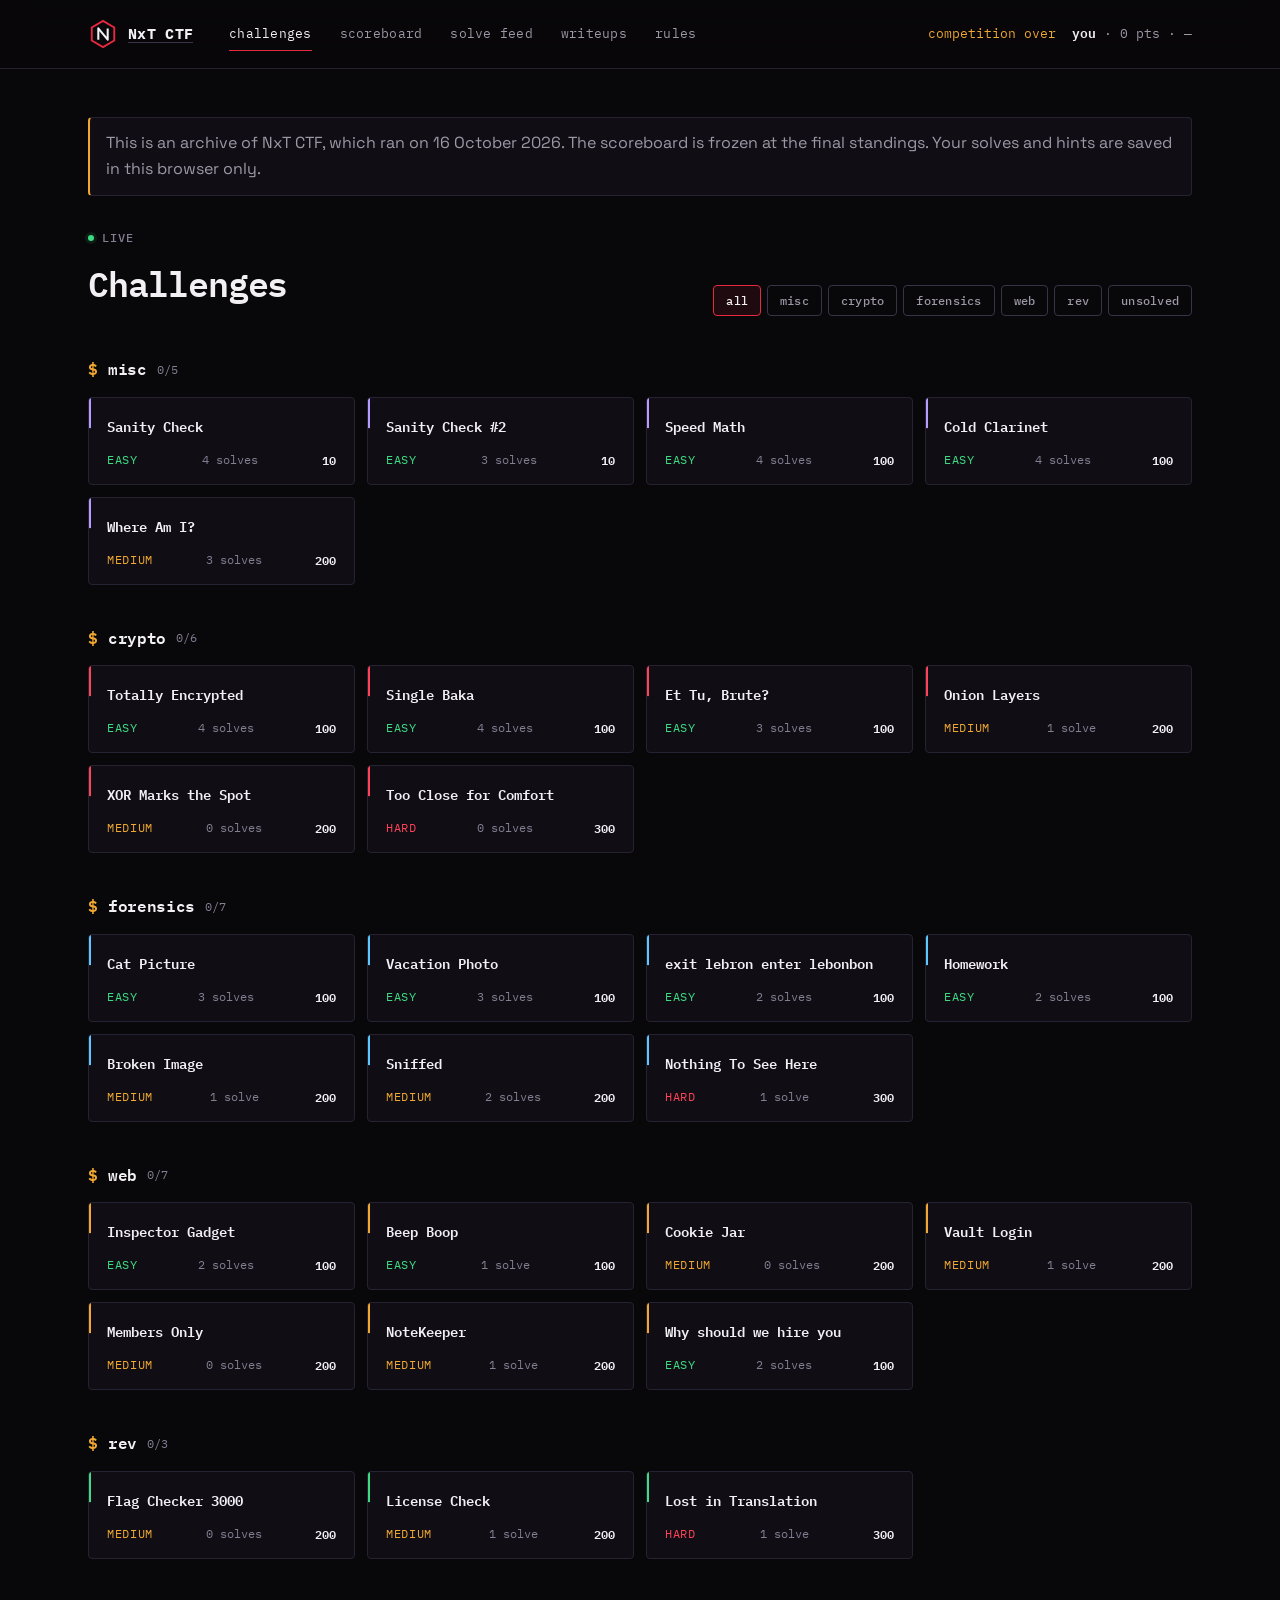
<file: index.html>
<!doctype html>
<html lang="en">
<head>
  <meta charset="utf-8">
  <meta name="viewport" content="width=device-width, initial-scale=1">
  <title>NxT CTF</title>
  <meta name="theme-color" content="#08070a">
  <link rel="icon" href="data:image/svg+xml,%3Csvg xmlns='http://www.w3.org/2000/svg' viewBox='0 0 32 32'%3E%3Cpath d='M16 2l12 7v14l-12 7L4 23V9z' fill='%2308070a' stroke='%23e6293f' stroke-width='2'/%3E%3Cpath d='M11 22V10l10 12V10' fill='none' stroke='%23f2f0f4' stroke-width='2.2' stroke-linejoin='round'/%3E%3C/svg%3E">
  <link rel="preconnect" href="https://fonts.googleapis.com">
  <link rel="preconnect" href="https://fonts.gstatic.com" crossorigin>
  <link rel="stylesheet" href="https://fonts.googleapis.com/css2?family=IBM+Plex+Mono:wght@400;500;600;700&family=Space+Grotesk:wght@400;500;600&display=swap">
  <link rel="stylesheet" href="style.css">
  <link rel="stylesheet" href="archive.css">
</head>
<body>
  <header class="topbar">
    <div class="topbar-inner">
      <a class="brand" href="#challenges" aria-label="Challenges">
        <svg viewBox="0 0 32 32" aria-hidden="true"><path d="M16 2l12 7v14l-12 7L4 23V9z" fill="#08070a" stroke="#e6293f" stroke-width="2"/><path d="M11 22V10l10 12V10" fill="none" stroke="#f2f0f4" stroke-width="2.2" stroke-linejoin="round"/></svg>
        <span id="comp-name">NxT CTF</span>
      </a>
      <nav id="nav">
        <a href="#challenges" data-tab="challenges">challenges</a>
        <a href="#scoreboard" data-tab="scoreboard">scoreboard</a>
        <a href="#feed" data-tab="feed">solve feed</a>
        <a href="#writeups" data-tab="writeups">writeups</a>
        <a href="#rules" data-tab="rules">rules</a>
      </nav>
      <div class="right">
        <span id="timer" class="timer"></span>
        <span id="me" class="me"></span>
      </div>
    </div>
  </header>

  <main>
    <p class="banner archive-banner">This is an archive of NxT CTF, which ran on 16 October 2026. The scoreboard is frozen at the final standings. Your solves and hints are saved in this browser only.</p>
    <!-- Auth -->
    <section id="view-auth" class="view auth" hidden>
      <div class="card auth-card">
        <p class="eyebrow"><span class="dot"></span>Registration</p>
        <h1>Join the competition</h1>
        <p class="muted">Pick a player name and password. You'll use them to log back in.</p>
        <form id="auth-form">
          <label>Player name <input name="name" required minlength="2" maxlength="24" autocomplete="username"></label>
          <label>Password <input name="password" type="password" required minlength="6" autocomplete="current-password"></label>
          <label id="join-code-row" hidden>Join code <input name="joinCode" autocomplete="off"></label>
          <p id="auth-error" class="error"></p>
          <div class="row">
            <button type="submit" data-mode="register" class="primary">Register</button>
            <button type="submit" data-mode="login">Log in</button>
          </div>
        </form>
      </div>
    </section>

    <!-- Challenges -->
    <section id="view-challenges" class="view" hidden>
      <div class="section-head">
        <div>
          <p class="eyebrow"><span class="dot"></span>Live</p>
          <h1>Challenges</h1>
        </div>
        <div class="filters" id="filters"></div>
      </div>
      <p id="chal-banner" class="banner" hidden></p>
      <div id="chal-board"></div>
    </section>

    <!-- Scoreboard -->
    <section id="view-scoreboard" class="view" hidden>
      <p class="eyebrow"><span class="dot"></span>Standings</p>
      <h1>Scoreboard</h1>
      <div class="card chart-card"><div id="chart"></div><div id="legend" class="legend"></div></div>
      <div class="card">
        <table class="board">
          <thead><tr><th>#</th><th>Player</th><th class="num">Solves</th><th class="num">Score</th></tr></thead>
          <tbody id="board-body"></tbody>
        </table>
      </div>
    </section>

    <!-- Feed -->
    <section id="view-feed" class="view" hidden>
      <p class="eyebrow"><span class="dot"></span>Activity</p>
      <h1>Solve feed</h1>
      <ul id="feed-list" class="feed card"></ul>
    </section>

    <!-- Rules -->
    <section id="view-rules" class="view" hidden>
      <p class="eyebrow"><span class="dot"></span>Briefing</p>
      <h1>Rules &amp; getting started</h1>
      <div class="card prose">
        <h2>How it works</h2>
        <ul>
          <li>Each challenge hides a <b>flag</b>. Find it, paste it in, score points.</li>
          <li>Flags look like <code>NxT{some_text_here}</code>. Submit the whole thing, braces included.</li>
          <li>Flags are case-sensitive unless a challenge says otherwise.</li>
          <li>Hints are free and only you see them. Use them when you're stuck. That's how you learn.</li>
          <li>Ties are broken by who reached the score first.</li>
        </ul>
        <h2>No AI</h2>
        <p>This is a beginner comp. The point is for <i>you</i> to learn how this stuff works, so AI is off the table for the whole 2 hours.</p>
        <ul>
          <li>No chatbots or AI assistants: ChatGPT, Claude, Gemini, Copilot, DeepSeek, Perplexity, Grok, Meta AI, or anything like them.</li>
          <li>No AI built into other tools either: AI code completion in your editor, AI browser sidebars, AI "explain this" buttons, AI image analysis.</li>
          <li>Don't paste challenge text, files, code or screenshots into any AI, and don't ask AI to write a script for you.</li>
          <li>Search engines are fine, but skip the AI summary at the top (Google AI Overviews, Bing Copilot answers) and read real pages instead.</li>
          <li>Not sure if a tool counts? Ask an organizer <b>before</b> you use it.</li>
        </ul>
        <h2>What you <i>can</i> use</h2>
        <ul>
          <li>Search engines, documentation, Stack Overflow, Wikipedia, YouTube tutorials.</li>
          <li>Writeups from <b>other</b> CTFs, to learn a technique you haven't seen before.</li>
          <li>Normal (non-AI) tools like the ones listed below, plus scripts you write yourself.</li>
          <li>The hints. They're free, so use them.</li>
          <li>Organizers. Ask us if you're stuck or think a challenge is broken. We'll nudge, not solve.</li>
        </ul>
        <h2>Play fair</h2>
        <ul>
          <li>Solo play. One account per person, and don't log in to anyone else's.</li>
          <li>Don't share flags, answers or step-by-step help with other players during the comp. Swapping techniques after it ends is encouraged.</li>
          <li>Only attack the challenge pages under <code>/chal/</code>. Leave the scoreboard, the login and the server itself alone.</li>
          <li>No automated scanners or flooding (sqlmap, dirbuster, gobuster, nikto, DoS). None of the challenges need them.</li>
          <li>Don't brute-force the flag box. It's rate limited anyway.</li>
          <li>Found a bug that gives you flags you didn't earn? Tell an organizer instead of using it.</li>
        </ul>
        <h2>If you break the rules</h2>
        <ul>
          <li>Organizers can see every submission. Suspicious solves may get a "walk us through it" question.</li>
          <li>Breaking the rules gets your solves removed or gets you hidden from the scoreboard. Organizer decisions are final.</li>
          <li>Honestly, the only person you'd be cheating is yourself. A 300-point flag you didn't understand teaches you nothing.</li>
        </ul>
        <h2>Useful tools</h2>
        <ul>
          <li><a href="https://gchq.github.io/CyberChef/" target="_blank" rel="noopener">CyberChef</a>: decoding, encoding and data wrangling in the browser</li>
          <li>Your browser's <b>DevTools</b> (F12): view source, network, cookies</li>
          <li><a href="https://www.wireshark.org/" target="_blank" rel="noopener">Wireshark</a>: opening <code>.pcap</code> network captures</li>
          <li><a href="https://exiftool.org/" target="_blank" rel="noopener">exiftool</a>, <code>strings</code>, <code>file</code>, a hex editor (<a href="https://hexed.it/" target="_blank" rel="noopener">hexed.it</a>)</li>
          <li><a href="https://www.aperisolve.com/" target="_blank" rel="noopener">Aperi'Solve</a>: image steganography checks</li>
          <li><code>curl</code> for sending hand-crafted web requests (built into Windows 10+, macOS and Linux)</li>
          <li>Python 3 for scripting anything</li>
        </ul>
        <h2>Sanity check</h2>
        <p>You read the rules! Here's a free flag for the <b>Sanity Check</b> challenge:</p>
        <p class="flag-box"><code>NxT{welcome_to_the_arena}</code></p>
      </div>
    </section>

    <!-- Writeups (archive only) -->
    <section id="view-writeups" class="view" hidden>
      <div class="section-head">
        <div>
          <p class="eyebrow"><span class="dot"></span>Debrief</p>
          <h1>Writeups</h1>
        </div>
        <div class="filters" id="wu-filters"><button data-filter="all">all</button><button data-filter="misc">misc</button><button data-filter="crypto">crypto</button><button data-filter="forensics">forensics</button><button data-filter="web">web</button><button data-filter="rev">rev</button></div>
      </div>
      <p class="lede">How each challenge was meant to be solved, with a no-code route and a script where it makes sense. Every card starts folded, so you won't spoil a challenge you're still working on.</p>
      
      <div class="wu-cat" data-cat="misc">
        <div class="category cat-misc"><span class="prompt">$</span><h2>misc</h2><span class="count">5 writeups</span></div>
        
        
        <details class="wu cat-misc" id="wu-misc-sanity" data-id="misc-sanity">
          <summary>
            <span class="name">Sanity Check</span>
            <span class="tag">solved</span>
            <span class="meta"><span class="diff easy">easy</span><span>4 solves</span><span class="pts">10</span></span>
            <span class="toggle"></span>
          </summary>
          <div class="wu-body">
            
            <p><b>Flag:</b> <code>NxT{welcome_to_the_arena}</code></p>
<p>The flag sits at the bottom of the Rules tab. The real lesson: <i>always read the rules and the challenge description carefully.</i> In real CTFs the rules tell you the flag format, what&#39;s in scope, and sometimes give away a free flag like this one.</p>
          </div>
        </details>
        <details class="wu cat-misc" id="wu-misc-sanity-2" data-id="misc-sanity-2">
          <summary>
            <span class="name">Sanity Check #2</span>
            <span class="tag">solved</span>
            <span class="meta"><span class="diff easy">easy</span><span>3 solves</span><span class="pts">10</span></span>
            <span class="toggle"></span>
          </summary>
          <div class="wu-body">
            
            <p><b>Flag:</b> <code>NxT{y0u_s33_m3_n0w_p0st3r_h4ck3r}</code></p>
<p>The event poster in the Discord has the flag written in near-black text on the near-black background, just right of the big &quot;COMP&quot;. Turn your brightness up or bump the levels in any image editor and it pops out.</p>
<p><b>Takeaway:</b> &quot;nothing there&quot; often means &quot;nothing there <i>at default contrast</i>&quot;. Always play with brightness/levels on image challenges.</p>
          </div>
        </details>
        <details class="wu cat-misc" id="wu-misc-speed-math" data-id="misc-speed-math">
          <summary>
            <span class="name">Speed Math</span>
            <span class="tag">solved</span>
            <span class="meta"><span class="diff easy">easy</span><span>4 solves</span><span class="pts">100</span></span>
            <span class="toggle"></span>
          </summary>
          <div class="wu-body">
            <p class="banner"><b>Archive version:</b> the archived Speed Math runs in your browser, so the API and the scripts below only worked on the live comp server.</p>
            <p><b>Flag:</b> <code>NxT{you_can_count_fast}</code></p>
<p><b>What it teaches:</b> talking to an interactive service from a script. Lots of CTF challenges throw dozens of questions at you with a short timer, so you <i>have</i> to automate them.</p>
<h3>By hand</h3>
<p>Open the page, hit Start, and answer 5 questions with 15 seconds each. A calculator helps. Watch out for negative answers.</p>
<h3>Look under the hood</h3>
<p>DevTools → Network while you play shows the page is just calling two endpoints:</p>
<ul><li><code>POST api/start</code> → <code>{&quot;round&quot;: 1, &quot;total&quot;: 5, &quot;question&quot;: &quot;96 * 78&quot;, &quot;timeLimit&quot;: 15}</code>, and sets a <code>mathsid</code> cookie</li><li><code>POST api/answer</code> with <code>{&quot;answer&quot;: 7488}</code> → the next question, an <code>error</code>, or finally <code>{&quot;flag&quot;: &quot;NxT{...}&quot;}</code></li></ul>
<p>The <code>mathsid</code> cookie is how the server remembers <i>your</i> game. Lose the cookie and it has no idea which question you&#39;re answering.</p>
<h3>With a script (the skill that actually matters)</h3>
<pre><code>import requests

URL = &quot;https://&lt;comp-link&gt;/chal/misc-speed-math/&quot;

s = requests.Session()          # a Session keeps cookies between requests
q = s.post(URL + &quot;api/start&quot;).json()
while &quot;question&quot; in q:
    print(q[&quot;question&quot;])
    q = s.post(URL + &quot;api/answer&quot;, json={&quot;answer&quot;: eval(q[&quot;question&quot;])}).json()
print(q)</code></pre>
<p>(<code>pip install requests</code> if you don&#39;t have it.)</p>
<p>The same idea with curl, saving and resending the cookie by hand:</p>
<pre><code>curl -c jar.txt -X POST https://&lt;comp-link&gt;/chal/misc-speed-math/api/start
curl -b jar.txt -c jar.txt -H &quot;Content-Type: application/json&quot; -d &#39;{&quot;answer&quot;: 7488}&#39; https://&lt;comp-link&gt;/chal/misc-speed-math/api/answer</code></pre>
<blockquote><p>⚠️ <code>eval()</code> is fine here because we know exactly what the server sends. Never <code>eval()</code> untrusted input in real code.</p></blockquote>
<p><b>Next step:</b> many CTFs serve challenges like this over raw TCP (<code>nc host port</code>) instead of HTTP. Same idea, different transport. Look up Python&#39;s <code>socket</code> module and the <code>pwntools</code> library.</p>
          </div>
        </details>
        <details class="wu cat-misc" id="wu-misc-cold-clarinet" data-id="misc-cold-clarinet">
          <summary>
            <span class="name">Cold Clarinet</span>
            <span class="tag">solved</span>
            <span class="meta"><span class="diff easy">easy</span><span>4 solves</span><span class="pts">100</span></span>
            <span class="toggle"></span>
          </summary>
          <div class="wu-body">
            
            <p><b>Flag:</b> <code>NxT{kai_brooks}</code></p>
<p>Open the YouTube link and expand the description. It was uploaded through DistroKid, so YouTube auto-generates a credits block listing <b>Clarinet: Kai Brooks</b>. Format it as the challenge asks and you have <code>NxT{kai_brooks}</code>.</p>
<p><b>Takeaway:</b> OSINT is mostly knowing where public info lives. Descriptions, credits, metadata and profile pages give away more than people expect.</p>
          </div>
        </details>
        <details class="wu cat-misc" id="wu-misc-where-am-i" data-id="misc-where-am-i">
          <summary>
            <span class="name">Where Am I?</span>
            <span class="tag">solved</span>
            <span class="meta"><span class="diff medium">medium</span><span>3 solves</span><span class="pts">200</span></span>
            <span class="toggle"></span>
          </summary>
          <div class="wu-body">
            
            <p><b>Flag:</b> <code>NxT{clementi_road}</code> (<code>NxT{clementi_rd}</code> is also accepted)</p>
<p>The metadata has been stripped, so <code>exiftool</code> gives you nothing. You have to read the picture:</p>
<ol><li><b>Country.</b> Cars drive on the left, the kerbs are painted in black-and-white stripes, the railings are green, and the street is lined with massive rain trees. That combination screams Singapore.</li><li><b>Narrow it down.</b> A wide multi-lane road with a planted divider, a signalised junction and dense greenery on both sides: a major arterial road through a leafy area, not a town centre.</li><li><b>Confirm.</b> Clementi Road runs from Bukit Timah down to the West Coast past NUS. Drop into Google Street View along it and match the trees, the railings and the junction layout.</li></ol>
<p><b>Takeaway:</b> geolocation is about stacking small clues (driving side, road markings, kerbs, vegetation, street furniture) until only one place fits.</p>
          </div>
        </details>
      </div>
      <div class="wu-cat" data-cat="crypto">
        <div class="category cat-crypto"><span class="prompt">$</span><h2>crypto</h2><span class="count">6 writeups</span></div>
        <div class="wu-intro"><p>A big part of beginner &quot;crypto&quot; is telling <b>encoding</b> (reversible by anyone, no key: Base64, hex) apart from <b>encryption</b> (needs a key: Caesar, XOR, RSA). Learn to recognise encodings by sight:</p>
<div class="table-wrap"><table><thead><tr><th>Looks like</th><th>Probably</th></tr></thead><tbody><tr><td><code>A-Z a-z 0-9 + /</code>, ends with <code>=</code> or <code>==</code></td><td>Base64</td></tr><tr><td><code>0-9 a-f</code> only, even length</td><td>Hex</td></tr><tr><td><code>A-Z 2-7</code> only, padded with <code>=</code></td><td>Base32</td></tr><tr><td>Letters shifted, punctuation untouched</td><td>Caesar / ROT13</td></tr></tbody></table></div></div>
        
        <details class="wu cat-crypto" id="wu-crypto-base64" data-id="crypto-base64">
          <summary>
            <span class="name">Totally Encrypted</span>
            <span class="tag">solved</span>
            <span class="meta"><span class="diff easy">easy</span><span>4 solves</span><span class="pts">100</span></span>
            <span class="toggle"></span>
          </summary>
          <div class="wu-body">
            
            <p><b>Flag:</b> <code>NxT{base64_is_not_encryption}</code></p>
<p>The string <code>TnhUe...</code> is Base64 (the <code>TnhUe</code> prefix is literally <code>NxT{</code> encoded, which is worth memorising for this comp).</p>
<ul><li><b>CyberChef:</b> recipe &quot;From Base64&quot;</li><li><b>Terminal:</b> <code>echo TnhUe... | base64 -d</code></li><li><b>Python:</b> <code>import base64; base64.b64decode(&quot;TnhUe...&quot;)</code></li></ul>
<p><b>Takeaway:</b> Base64 is an <i>encoding</i>. It hides nothing.</p>
          </div>
        </details>
        <details class="wu cat-crypto" id="wu-crypto-single-baka" data-id="crypto-single-baka">
          <summary>
            <span class="name">Single Baka</span>
            <span class="tag">solved</span>
            <span class="meta"><span class="diff easy">easy</span><span>4 solves</span><span class="pts">100</span></span>
            <span class="toggle"></span>
          </summary>
          <div class="wu-body">
            
            <p><b>Flag:</b> <code>NxT{N1CH0LAU5_AND_THR1SHNA}</code></p>
<p>Same trick as Totally Encrypted: <code>TnhUe...</code> is Base64 for <code>NxT{</code>. One &quot;From Base64&quot; in CyberChef, or <code>echo TnhUe04xQ0gwTEFVNV9BTkRfVEhSMVNITkF9 | base64 -d</code>.</p>
<p><b>Takeaway:</b> once you&#39;ve seen <code>TnhUe</code> in this comp, you&#39;ll recognise it instantly.</p>
          </div>
        </details>
        <details class="wu cat-crypto" id="wu-crypto-caesar" data-id="crypto-caesar">
          <summary>
            <span class="name">Et Tu, Brute?</span>
            <span class="tag">solved</span>
            <span class="meta"><span class="diff easy">easy</span><span>3 solves</span><span class="pts">100</span></span>
            <span class="toggle"></span>
          </summary>
          <div class="wu-body">
            
            <p><b>Flag:</b> <code>NxT{caesar_would_be_proud}</code></p>
<p>The ciphertext starts <code>UeA{</code>. We know the plaintext starts <code>NxT{</code>, so the last letter T→A is a shift of 7 (T=19, A=0, and 19+7=26≡0). Shift every letter back by 7.</p>
<ul><li><b>CyberChef:</b> &quot;ROT13&quot; with amount <code>19</code> (that&#39;s −7 mod 26)</li><li><b>dcode.fr</b> Caesar cipher → brute force shows all 25 options</li></ul>
<pre><code>ct = &quot;UeA{jhlzhy_dvbsk_il_wyvbk}&quot;
for shift in range(26):
    pt = &quot;&quot;.join(chr((ord(c) - 97 - shift) % 26 + 97) if c.islower()
                 else chr((ord(c) - 65 - shift) % 26 + 65) if c.isupper() else c for c in ct)
    if pt.startswith(&quot;NxT&quot;):
        print(shift, pt)</code></pre>
<p><b>Takeaway:</b> with only 25 possible keys, brute force is instant. Known plaintext (the flag format!) tells you the key directly.</p>
          </div>
        </details>
        <details class="wu cat-crypto" id="wu-crypto-layers" data-id="crypto-layers">
          <summary>
            <span class="name">Onion Layers</span>
            <span class="tag">solved</span>
            <span class="meta"><span class="diff medium">medium</span><span>1 solve</span><span class="pts">200</span></span>
            <span class="toggle"></span>
          </summary>
          <div class="wu-body">
            
            <p><b>Flag:</b> <code>NxT{cyberchef_is_your_friend}</code></p>
<p>Peel one layer at a time, and after each step ask &quot;what does this look like now?&quot;</p>
<ol><li><code>onion.txt</code> is Base64 → decode → you get a long hex string</li><li>Hex (<code>0-9a-f</code>) → decode → you get uppercase letters, digits 2–7 and <code>=</code> padding</li><li>That&#39;s Base32 → decode → <code>GENVA{plorepurs_vf_lbhe_sevraq}</code></li><li>Letters look shifted, braces untouched → ROT13 → flag</li></ol>
<p><b>CyberChef:</b> <code>From Base64</code> → <code>From Hex</code> → <code>From Base32</code> → <code>ROT13</code>. CyberChef&#39;s <b>Magic</b> operation (with &quot;Intensive mode&quot;) can find most of these on its own.</p>
<pre><code>import base64, codecs
s = open(&quot;onion.txt&quot;).read().strip()
s = base64.b64decode(s).decode()
s = bytes.fromhex(s).decode()
s = base64.b32decode(s).decode()
print(codecs.decode(s, &quot;rot13&quot;))</code></pre>
          </div>
        </details>
        <details class="wu cat-crypto" id="wu-crypto-xor" data-id="crypto-xor">
          <summary>
            <span class="name">XOR Marks the Spot</span>
            <span class="tag">solved</span>
            <span class="meta"><span class="diff medium">medium</span><span>0 solves</span><span class="pts">200</span></span>
            <span class="toggle"></span>
          </summary>
          <div class="wu-body">
            
            <p><b>Flag:</b> <code>NxT{single_byte_xor_is_weak}</code></p>
<p>XOR facts you need:</p>
<ul><li><code>a ^ a = 0</code> and <code>a ^ 0 = a</code>, so <code>p ^ k ^ k = p</code>. XOR undoes itself.</li><li>If <code>c = p ^ k</code>, then <code>k = p ^ c</code>. Knowing <b>one plaintext byte reveals the key.</b></li></ul>
<p>The first ciphertext byte is <code>0x14</code>. The first plaintext byte is <code>N</code> = <code>0x4e</code>. Key = <code>0x14 ^ 0x4e = 0x5a</code>.</p>
<ul><li><b>CyberChef:</b> <code>From Hex</code> → <code>XOR</code> (key <code>5a</code>, hex), or <code>XOR Brute Force</code> and search for <code>NxT</code></li></ul>
<pre><code>data = bytes.fromhex(&quot;0e081b131421...&quot;)  # paste the full hex
key = data[0] ^ ord(&quot;T&quot;)
print(bytes(b ^ key for b in data).decode())</code></pre>
<p><b>Takeaway:</b> single-byte XOR has only 256 keys. Repeating a short key is barely better, and known plaintext breaks it the same way.</p>
          </div>
        </details>
        <details class="wu cat-crypto" id="wu-crypto-rsa" data-id="crypto-rsa">
          <summary>
            <span class="name">Too Close for Comfort</span>
            <span class="tag">solved</span>
            <span class="meta"><span class="diff hard">hard</span><span>0 solves</span><span class="pts">300</span></span>
            <span class="toggle"></span>
          </summary>
          <div class="wu-body">
            
            <p><b>Flag:</b> <code>NxT{close_primes_are_bad_primes}</code></p>
<p><b>RSA in 30 seconds:</b></p>
<ul><li>Pick primes p, q. Public modulus <code>n = p*q</code>. Public exponent <code>e</code> (usually 65537).</li><li><code>φ(n) = (p-1)(q-1)</code>. Private key <code>d = e⁻¹ mod φ(n)</code>.</li><li>Encrypt: <code>c = mᵉ mod n</code>. Decrypt: <code>m = cᵈ mod n</code>.</li><li>Security depends entirely on <b>n being hard to factor.</b></li></ul>
<p>A 512-bit n would normally take serious compute to factor. But the description says q was found by counting up from p, so <code>p ≈ q ≈ √n</code>. <b>Fermat&#39;s method</b> writes <code>n = a² − b² = (a−b)(a+b)</code> and searches upward from <code>a = ⌈√n⌉</code>. When p and q are close, b is tiny and it finishes in a handful of steps.</p>
<pre><code>from math import isqrt

n = ...  # from output.txt
e = 65537
c = ...

a = isqrt(n) + 1
while True:
    b2 = a * a - n
    b = isqrt(b2)
    if b * b == b2:
        break
    a += 1
p, q = a - b, a + b
assert p * q == n

d = pow(e, -1, (p - 1) * (q - 1))
m = pow(c, d, n)
print(bytes.fromhex(hex(m)[2:]).decode())</code></pre>
<p>No-code alternative: paste n into <a href="https://www.alpertron.com.ar/ECM.HTM" target="_blank" rel="noopener">alpertron.com.ar/ECM.HTM</a>. It tries Fermat-style tricks automatically. Then use dcode.fr&#39;s RSA decoder with p, q, e and c.</p>
<p><b>Takeaway:</b> RSA is only as strong as your primes. Other classic beginner RSA weaknesses to look up: small e with small m, shared primes between keys, and n that&#39;s on <a href="http://factordb.com" target="_blank" rel="noopener">factordb.com</a>.</p>
          </div>
        </details>
      </div>
      <div class="wu-cat" data-cat="forensics">
        <div class="category cat-forensics"><span class="prompt">$</span><h2>forensics</h2><span class="count">7 writeups</span></div>
        <div class="wu-intro"><p>The forensics starter kit: <b><code>file</code></b> (what is this really?), <b><code>strings</code></b> (any readable text?), <b><code>exiftool</code></b> (metadata?), a <b>hex editor</b> (look at the raw bytes), <b>binwalk</b> (anything embedded?), and <b>Wireshark</b> for network captures. Running the first four on every file takes 30 seconds and solves a surprising number of challenges.</p></div>
        
        <details class="wu cat-forensics" id="wu-forensics-strings" data-id="forensics-strings">
          <summary>
            <span class="name">Cat Picture</span>
            <span class="tag">solved</span>
            <span class="meta"><span class="diff easy">easy</span><span>3 solves</span><span class="pts">100</span></span>
            <span class="toggle"></span>
          </summary>
          <div class="wu-body">
            
            <p><b>Flag:</b> <code>NxT{strings_finds_everything}</code></p>
<p>The flag was appended after the end of the JPEG (after the <code>FF D9</code> end-of-image marker). Image viewers stop reading there, so the picture looks normal.</p>
<pre><code>strings cat.jpg | grep NxT</code></pre>
<p>On Windows: open in <a href="https://hexed.it" target="_blank" rel="noopener">hexed.it</a> and scroll to the end, or use Sysinternals <code>strings.exe</code>.</p>
<p><b>Takeaway:</b> <code>strings</code> is always the first thing to try.</p>
          </div>
        </details>
        <details class="wu cat-forensics" id="wu-forensics-meta" data-id="forensics-meta">
          <summary>
            <span class="name">Vacation Photo</span>
            <span class="tag">solved</span>
            <span class="meta"><span class="diff easy">easy</span><span>3 solves</span><span class="pts">100</span></span>
            <span class="toggle"></span>
          </summary>
          <div class="wu-body">
            
            <p><b>Flag:</b> <code>NxT{always_check_the_metadata}</code></p>
<pre><code>exiftool vacation.png</code></pre>
<p>The <code>Comment</code> field holds the flag. It&#39;s stored in a compressed <code>zTXt</code> chunk, which is why <code>strings</code> alone shows nothing useful. Online alternatives: any &quot;EXIF viewer&quot; site, or Aperi&#39;Solve.</p>
<p><b>Takeaway:</b> real photos leak camera model, timestamps and GPS coordinates. Metadata is a goldmine in both CTFs and real OSINT.</p>
          </div>
        </details>
        <details class="wu cat-forensics" id="wu-forensics-lebron" data-id="forensics-lebron">
          <summary>
            <span class="name">exit lebron enter lebonbon</span>
            <span class="tag">solved</span>
            <span class="meta"><span class="diff easy">easy</span><span>2 solves</span><span class="pts">100</span></span>
            <span class="toggle"></span>
          </summary>
          <div class="wu-body">
            
            <p><b>Flag:</b> <code>NxT{Y0U_AR3_MY_5UN5H1NE}</code></p>
<p><code>exiftool lebron.jpg</code> shows a <b>Comment</b> field: <code>heres your flag!: NxT{Y0U_AR3_MY_5UN5H1NE}</code>. It&#39;s stored in the JPEG&#39;s COM segment, uncompressed, so <code>strings lebron.jpg | grep NxT</code> finds it too.</p>
<p><b>Takeaway:</b> check metadata on every image before you start staring at pixels.</p>
          </div>
        </details>
        <details class="wu cat-forensics" id="wu-forensics-zip" data-id="forensics-zip">
          <summary>
            <span class="name">Homework</span>
            <span class="tag">solved</span>
            <span class="meta"><span class="diff easy">easy</span><span>2 solves</span><span class="pts">100</span></span>
            <span class="toggle"></span>
          </summary>
          <div class="wu-body">
            
            <p><b>Flag:</b> <code>NxT{file_extensions_lie}</code></p>
<pre><code>$ file homework.txt
homework.txt: Zip archive data ...</code></pre>
<p>The first two bytes are <code>PK</code> (after Phil Katz, inventor of ZIP). Rename to <code>.zip</code> and extract, or run <code>unzip homework.txt</code>. The flag is in <code>notes/flag.txt</code>.</p>
<p><b>Takeaway:</b> the extension is just part of the name. Magic bytes tell you the real type. Worth memorising: <code>PK</code> = ZIP (also .docx/.jar/.apk), <code>\x89PNG</code> = PNG, <code>\xFF\xD8\xFF</code> = JPEG, <code>%PDF</code> = PDF, <code>\x7FELF</code> = Linux executable, <code>MZ</code> = Windows executable.</p>
          </div>
        </details>
        <details class="wu cat-forensics" id="wu-forensics-magic" data-id="forensics-magic">
          <summary>
            <span class="name">Broken Image</span>
            <span class="tag">solved</span>
            <span class="meta"><span class="diff medium">medium</span><span>1 solve</span><span class="pts">200</span></span>
            <span class="toggle"></span>
          </summary>
          <div class="wu-body">
            
            <p><b>Flag:</b> <code>NxT{MAGIC_BYTES_MATTER}</code></p>
<p><code>file broken.png</code> says <code>data</code> because the first 8 bytes were zeroed. In a hex editor you can still see <code>IHDR</code>, <code>IDAT</code> and <code>IEND</code>, which are PNG chunk names, so it&#39;s clearly a PNG.</p>
<p>Every PNG starts with <code>89 50 4E 47 0D 0A 1A 0A</code>. In hexed.it, select the first 8 bytes, type those values, export, and open the image. The flag is drawn in it.</p>
<pre><code>data = bytearray(open(&quot;broken.png&quot;, &quot;rb&quot;).read())
data[:8] = bytes.fromhex(&quot;89504E470D0A1A0A&quot;)
open(&quot;fixed.png&quot;, &quot;wb&quot;).write(data)</code></pre>
<p><b>Takeaway:</b> &quot;corrupted file&quot; challenges usually mean a broken header. Compare against a known-good file of the same type.</p>
          </div>
        </details>
        <details class="wu cat-forensics" id="wu-forensics-pcap" data-id="forensics-pcap">
          <summary>
            <span class="name">Sniffed</span>
            <span class="tag">solved</span>
            <span class="meta"><span class="diff medium">medium</span><span>2 solves</span><span class="pts">200</span></span>
            <span class="toggle"></span>
          </summary>
          <div class="wu-body">
            
            <p><b>Flag:</b> <code>NxT{plaintext_passwords_on_the_wire}</code></p>
<ol><li>Open <code>capture.pcap</code> in Wireshark.</li><li>Filter: <code>http.request.method == &quot;POST&quot;</code> → one packet, <code>POST /login</code>.</li><li><p>Right-click → <b>Follow → TCP Stream</b>. You&#39;ll see:</p>
<pre><code>username=jsmith&amp;password=NxT%7Bplaintext_passwords_on_the_wire%7D</code></pre></li><li>URL-decode it (<code>%7B</code> = <code>{</code>, <code>%7D</code> = <code>}</code>). Wireshark&#39;s packet details pane also shows the decoded &quot;HTML Form URL Encoded&quot; fields.</li></ol>
<p>Also handy: <b>Statistics → Conversations</b> for an overview, and <b>File → Export Objects → HTTP</b> to pull out transferred files.</p>
<p><b>Takeaway:</b> anything sent over plain HTTP can be read by anyone on the network path. That&#39;s why HTTPS matters.</p>
          </div>
        </details>
        <details class="wu cat-forensics" id="wu-forensics-lsb" data-id="forensics-lsb">
          <summary>
            <span class="name">Nothing To See Here</span>
            <span class="tag">solved</span>
            <span class="meta"><span class="diff hard">hard</span><span>1 solve</span><span class="pts">300</span></span>
            <span class="toggle"></span>
          </summary>
          <div class="wu-body">
            
            <p><b>Flag:</b> <code>NxT{least_significant_but_most_important}</code></p>
<p>A real cat photo, but the first few hundred colour values carry a hidden message. <b>LSB steganography.</b> Each pixel has R, G, B values from 0–255. Changing the lowest bit (e.g. 200 → 201) is invisible to the eye, but each pixel can then carry 3 hidden bits.</p>
<p>The fastest route: upload to <a href="https://www.aperisolve.com" target="_blank" rel="noopener">aperisolve.com</a> or run <code>zsteg nothing.png</code> and look at the <code>b1,rgb,lsb,xy</code> line.</p>
<p>By hand with Python + Pillow (<code>pip install pillow</code>):</p>
<pre><code>from PIL import Image

img = Image.open(&quot;nothing.png&quot;).convert(&quot;RGB&quot;)
bits = [v &amp; 1 for px in img.getdata() for v in px]   # R,G,B lowest bits, row by row
out = bytearray()
for i in range(0, len(bits), 8):
    byte = int(&quot;&quot;.join(map(str, bits[i:i + 8])), 2)  # most significant bit first
    if byte == 0:
        break
    out.append(byte)
print(out.decode())</code></pre>
<p><b>Takeaway:</b> for any image challenge, run the stego checklist: strings → exiftool → binwalk → zsteg/Aperi&#39;Solve → look at individual bit planes (StegSolve or StegOnline).</p>
          </div>
        </details>
      </div>
      <div class="wu-cat" data-cat="web">
        <div class="category cat-web"><span class="prompt">$</span><h2>web</h2><span class="count">7 writeups</span></div>
        <div class="wu-intro"><p>The two most important web tools are already on your computer: your browser&#39;s <b>DevTools</b> (F12) and <b>curl</b>. The golden rule of web security, and the theme of this whole category: <b>everything the client sends can be changed by the user.</b> Cookies, headers, hidden form fields, JavaScript checks, IDs in URLs: all of it.</p></div>
        
        <details class="wu cat-web" id="wu-web-inspector" data-id="web-inspector">
          <summary>
            <span class="name">Inspector Gadget</span>
            <span class="tag">solved</span>
            <span class="meta"><span class="diff easy">easy</span><span>2 solves</span><span class="pts">100</span></span>
            <span class="toggle"></span>
          </summary>
          <div class="wu-body">
            
            <p><b>Flag:</b> <code>NxT{v1ew_s0urce_is_a_superpower}</code></p>
<ul><li><b>View Source</b> (Ctrl+U) → an HTML comment: <code>&lt;!-- Part 1 of 3: NxT{v1ew_s --&gt;</code></li><li>The source links <code>style.css</code> → <code>/* Part 2 of 3: 0urce_is_a_ */</code></li><li>And <code>script.js</code> → <code>// Part 3 of 3: superpower}</code></li></ul>
<p>DevTools → <b>Sources</b> (Chrome) / <b>Debugger</b> (Firefox) lists every file the page loaded.</p>
<p><b>Takeaway:</b> developers leave comments, API keys and internal URLs in front-end code all the time.</p>
          </div>
        </details>
        <details class="wu cat-web" id="wu-web-robots" data-id="web-robots">
          <summary>
            <span class="name">Beep Boop</span>
            <span class="tag">solved</span>
            <span class="meta"><span class="diff easy">easy</span><span>1 solve</span><span class="pts">100</span></span>
            <span class="toggle"></span>
          </summary>
          <div class="wu-body">
            
            <p><b>Flag:</b> <code>NxT{robots_cant_keep_secrets}</code></p>
<p><code>robots.txt</code> tells search-engine crawlers what not to index:</p>
<pre><code>User-agent: *
Disallow: /chal/web-robots/super-secret-admin-panel/</code></pre>
<p>Visit that path. (On a real site robots.txt lives at the root, e.g. <code>example.com/robots.txt</code>. Here it&#39;s under the challenge folder.)</p>
<p><b>Takeaway:</b> <code>robots.txt</code> is a public list of places someone would rather you didn&#39;t look. Check it, along with <code>sitemap.xml</code>, <code>.git/</code> and <code>.env</code>, on every web target.</p>
          </div>
        </details>
        <details class="wu cat-web" id="wu-web-cookie" data-id="web-cookie">
          <summary>
            <span class="name">Cookie Jar</span>
            <span class="tag">solved</span>
            <span class="meta"><span class="diff medium">medium</span><span>0 solves</span><span class="pts">200</span></span>
            <span class="toggle"></span>
          </summary>
          <div class="wu-body">
            <p class="banner"><b>Archive version:</b> the DevTools route works the same in the archive. The curl command only worked on the live server, since the archived page checks the cookie in JavaScript.</p>
            <p><b>Flag:</b> <code>NxT{cookies_are_user_controlled}</code></p>
<p>The site sets <code>role=guest</code>. DevTools → Application/Storage → Cookies → change the value to <code>admin</code> → refresh.</p>
<pre><code>curl -H &quot;Cookie: role=admin&quot; http://HOST:8080/chal/web-cookie/</code></pre>
<p><b>Takeaway:</b> never trust a cookie the server didn&#39;t sign. Real apps use signed or encrypted sessions (e.g. JWTs, Flask&#39;s signed cookies) so users can&#39;t just edit them. Breaking <i>those</i> comes later.</p>
          </div>
        </details>
        <details class="wu cat-web" id="wu-web-client" data-id="web-client">
          <summary>
            <span class="name">Vault Login</span>
            <span class="tag">solved</span>
            <span class="meta"><span class="diff medium">medium</span><span>1 solve</span><span class="pts">200</span></span>
            <span class="toggle"></span>
          </summary>
          <div class="wu-body">
            
            <p><b>Flag:</b> <code>NxT{never_trust_the_client}</code></p>
<p>The password check runs in JavaScript, so the answer has to ship to your browser:</p>
<pre><code>const secret = [125,116,110,101,...];
function check(pw) {
  const mine = pw.split(&#39;&#39;).reverse().map(c =&gt; c.charCodeAt(0));
  ...
}</code></pre>
<p><code>secret</code> holds the character codes of the password, reversed. In the DevTools console:</p>
<pre><code>String.fromCharCode(...secret.slice().reverse())</code></pre>
<p><b>Takeaway:</b> client-side validation is for convenience, never for security. Anything checked in the browser can be read or skipped.</p>
          </div>
        </details>
        <details class="wu cat-web" id="wu-web-agent" data-id="web-agent">
          <summary>
            <span class="name">Members Only</span>
            <span class="tag">solved</span>
            <span class="meta"><span class="diff medium">medium</span><span>0 solves</span><span class="pts">200</span></span>
            <span class="toggle"></span>
          </summary>
          <div class="wu-body">
            <p class="banner"><b>Archive version:</b> a static site can&#39;t read request headers or send an <code>X-Flag</code> header, so the curl route below only worked on the live server. In the archive, set the DevTools user agent to <code>CTFBrowser/1.0</code> and reload: the flag appears on the page.</p>
            <p><b>Flag:</b> <code>NxT{headers_tell_stories}</code></p>
<p>The server checks the <code>User-Agent</code> header for <code>CTFBrowser/1.0</code>, then sends the flag in a custom response header.</p>
<pre><code>curl -i -A &quot;CTFBrowser/1.0&quot; http://HOST:8080/chal/web-agent/</code></pre>
<p><code>-A</code> sets the User-Agent and <code>-i</code> shows response headers. You&#39;ll see <code>X-Flag: NxT{...}</code>.</p>
<p>In Chrome: DevTools → ⋮ → More tools → <b>Network conditions</b> → uncheck &quot;Use browser default&quot; → type <code>CTFBrowser/1.0</code> → reload → Network tab → click the request → Response Headers.</p>
<p><b>Takeaway:</b> headers are just text the client chooses. Burp Suite (Community edition is free) lets you intercept and edit any request. Learn it next.</p>
          </div>
        </details>
        <details class="wu cat-web" id="wu-web-idor" data-id="web-idor">
          <summary>
            <span class="name">NoteKeeper</span>
            <span class="tag">solved</span>
            <span class="meta"><span class="diff medium">medium</span><span>1 solve</span><span class="pts">200</span></span>
            <span class="toggle"></span>
          </summary>
          <div class="wu-body">
            <p class="banner"><b>Archive version:</b> notes live at <code>api/notes/&lt;id&gt;.json</code> instead of <code>api/notes?id=&lt;id&gt;</code>, so ask for <code>api/notes/1.json</code>.</p>
            <p><b>Flag:</b> <code>NxT{check_your_object_references}</code></p>
<p>DevTools → Network shows the page fetching <code>api/notes?id=1337</code>. Try other IDs:</p>
<pre><code>/chal/web-idor/api/notes?id=1    → admin&#39;s note with the flag
/chal/web-idor/api/notes?id=42   → a joke</code></pre>
<p><b>Takeaway:</b> this is an <b>IDOR</b> (Insecure Direct Object Reference), one of the most common real-world bugs (part of OWASP&#39;s #1, Broken Access Control). The server must check that the logged-in user actually owns the object. To find these, look for any ID in a URL or request body and try changing it.</p>
          </div>
        </details>
        <details class="wu cat-web" id="wu-web-hire-me" data-id="web-hire-me">
          <summary>
            <span class="name">Why should we hire you</span>
            <span class="tag">solved</span>
            <span class="meta"><span class="diff easy">easy</span><span>2 solves</span><span class="pts">100</span></span>
            <span class="toggle"></span>
          </summary>
          <div class="wu-body">
            
            <p><b>Flag:</b> <code>NxT{D0_U_L1K3_MY_P0Rtf0L10?}</code></p>
<p>The challenge links to an external portfolio site. View the source (Ctrl+U) and you&#39;ll find several HTML comments, most of them decoys (&quot;heres your flag...?&quot;, &quot;lol jokes&quot;). The real one is:</p>
<pre><code>&lt;!--heres your flag: AkG{Q0_H_Y1X3_ZL_C0Egs0Y10?}(hint. use a website called: cyberchef cooking up ROT13)</code></pre>
<p><code>AkG</code> is <code>NxT</code> shifted by 13. Run it through CyberChef&#39;s <b>ROT13</b> recipe (digits and symbols don&#39;t change).</p>
<p><b>Takeaway:</b> comments ship to every visitor. And when a string looks <i>almost</i> like the flag format, try a rotation.</p>
          </div>
        </details>
      </div>
      <div class="wu-cat" data-cat="rev">
        <div class="category cat-rev"><span class="prompt">$</span><h2>rev</h2><span class="count">3 writeups</span></div>
        <div class="wu-intro"><p>Reverse engineering means working out what a program does without (good) source code, then using that knowledge. These three start easy: source you can read, source you can change, and bytecode. Next steps after this comp: compiled C binaries in <b>Ghidra</b> (free, from the NSA).</p></div>
        
        <details class="wu cat-rev" id="wu-rev-python" data-id="rev-python">
          <summary>
            <span class="name">Flag Checker 3000</span>
            <span class="tag">solved</span>
            <span class="meta"><span class="diff medium">medium</span><span>0 solves</span><span class="pts">200</span></span>
            <span class="toggle"></span>
          </summary>
          <div class="wu-body">
            
            <p><b>Flag:</b> <code>NxT{xor_and_add_reversed}</code></p>
<pre><code>for i, ch in enumerate(flag):
    if ((ord(ch) ^ 0x42) + i) % 256 != enc[i]:
        return False</code></pre>
<p>For each character: XOR with <code>0x42</code>, then add the position <code>i</code>. To reverse it, undo the steps <b>in the opposite order</b>: subtract <code>i</code>, then XOR with <code>0x42</code> (XOR undoes itself).</p>
<pre><code>enc = [...]  # copy from checker.py
print(&quot;&quot;.join(chr(((e - i) % 256) ^ 0x42) for i, e in enumerate(enc)))</code></pre>
<p>Run <code>python checker.py</code> and paste the result to confirm.</p>
<p><b>Takeaway:</b> most &quot;checker&quot; challenges are a chain of reversible steps. Write down each operation, then invert them from last to first.</p>
          </div>
        </details>
        <details class="wu cat-rev" id="wu-rev-license" data-id="rev-license">
          <summary>
            <span class="name">License Check</span>
            <span class="tag">solved</span>
            <span class="meta"><span class="diff medium">medium</span><span>1 solve</span><span class="pts">200</span></span>
            <span class="toggle"></span>
          </summary>
          <div class="wu-body">
            
            <p><b>Flag:</b> <code>NxT{you_control_the_code}</code></p>
<p>The license is checked against a SHA-256 hash, and you can&#39;t reverse a hash. But the reward is computed by <code>unlockReward()</code>, which needs no license at all. The <code>if</code> just guards whether it gets called.</p>
<p>Change:</p>
<pre><code>if (hash === VALID_LICENSE_HASH) {</code></pre>
<p>to</p>
<pre><code>if (true) {</code></pre>
<p>and run <code>node license.js</code>. Or add <code>console.log(unlockReward());</code> at the end, or paste the <code>reward</code> array and <code>unlockReward</code> function into your browser console.</p>
<p><b>Takeaway:</b> if code runs on your machine, you control it. That&#39;s why software license checks get cracked, and why secrets must never live in client-side code. In compiled programs the same trick is called &quot;patching a jump&quot;.</p>
          </div>
        </details>
        <details class="wu cat-rev" id="wu-rev-bytecode" data-id="rev-bytecode">
          <summary>
            <span class="name">Lost in Translation</span>
            <span class="tag">solved</span>
            <span class="meta"><span class="diff hard">hard</span><span>1 solve</span><span class="pts">300</span></span>
            <span class="toggle"></span>
          </summary>
          <div class="wu-body">
            
            <p><b>Flag:</b> <code>NxT{bytecode_is_readable}</code></p>
<p>Python runs code on a stack machine. Read the disassembly one source line (the numbers on the left) at a time:</p>
<div class="table-wrap"><table><thead><tr><th>Line</th><th>Bytecode gist</th><th>Python</th></tr></thead><tbody><tr><td>2–3</td><td><code>len(flag)</code>, <code>25</code>, <code>!=</code> → <code>RETURN False</code></td><td><code>if len(flag) != 25: return False</code></td></tr><tr><td>4–5</td><td><code>flag[None:4]</code>, <code>&#39;NxT{&#39;</code>, <code>!=</code></td><td><code>if flag[:4] != &quot;NxT{&quot;: ...</code></td></tr><tr><td>6–7</td><td><code>flag[-1]</code>, <code>&#39;}&#39;</code></td><td><code>if flag[-1] != &quot;}&quot;: ...</code></td></tr><tr><td>8</td><td><code>flag[4:-1].split(&#39;_&#39;)</code> → <code>parts</code></td><td><code>parts = flag[4:-1].split(&quot;_&quot;)</code></td></tr><tr><td>9–10</td><td><code>len(parts) != 3</code></td><td>three words separated by <code>_</code></td></tr><tr><td>11–12</td><td><code>parts[0][None:None:-1]</code>, <code>&#39;edocetyb&#39;</code></td><td><code>parts[0][::-1] == &quot;edocetyb&quot;</code> → <code>parts[0] = &quot;bytecode&quot;</code></td></tr><tr><td>13–14</td><td><code>chr(105) + chr(115)</code></td><td><code>parts[1] == &quot;is&quot;</code> (105 = <code>i</code>, 115 = <code>s</code>)</td></tr><tr><td>15–16</td><td><code>parts[2]</code>, <code>&#39;readable&#39;</code></td><td><code>parts[2] == &quot;readable&quot;</code></td></tr></tbody></table></div>
<p>Put it together: <code>NxT{</code> + <code>bytecode</code> + <code>_</code> + <code>is</code> + <code>_</code> + <code>readable</code> + <code>}</code> = 25 characters. ✔</p>
<p><b>Takeaway:</b> bytecode looks scary but it&#39;s very regular. <code>LOAD_*</code> pushes values, operations pop them, and each <code>POP_JUMP_IF_*</code> is an <code>if</code>. The same patient, line-by-line approach works for Java bytecode, .NET IL, and eventually assembly.</p>
          </div>
        </details>
      </div>
    </section>

    <!-- Admin -->
    <section id="view-admin" class="view" hidden>
      <p class="eyebrow"><span class="dot"></span>Restricted</p>
      <h1>Admin</h1>
      <form id="admin-login" class="card row">
        <input id="admin-token" type="password" placeholder="Admin token from config.json" autocomplete="off">
        <button class="primary">Open</button>
        <p id="admin-error" class="error"></p>
      </form>
      <div id="admin-body"></div>
    </section>
  </main>

  <!-- Challenge modal -->
  <dialog id="modal">
    <form method="dialog" class="modal-close"><button aria-label="Close">✕</button></form>
    <div id="modal-body"></div>
  </dialog>

  <div id="toasts" class="toasts"></div>

  <script src="data.js"></script>
  <script src="archive-api.js"></script>
  <script src="app.js"></script>
  <script src="archive-ui.js"></script>
</body>
</html>
</file>
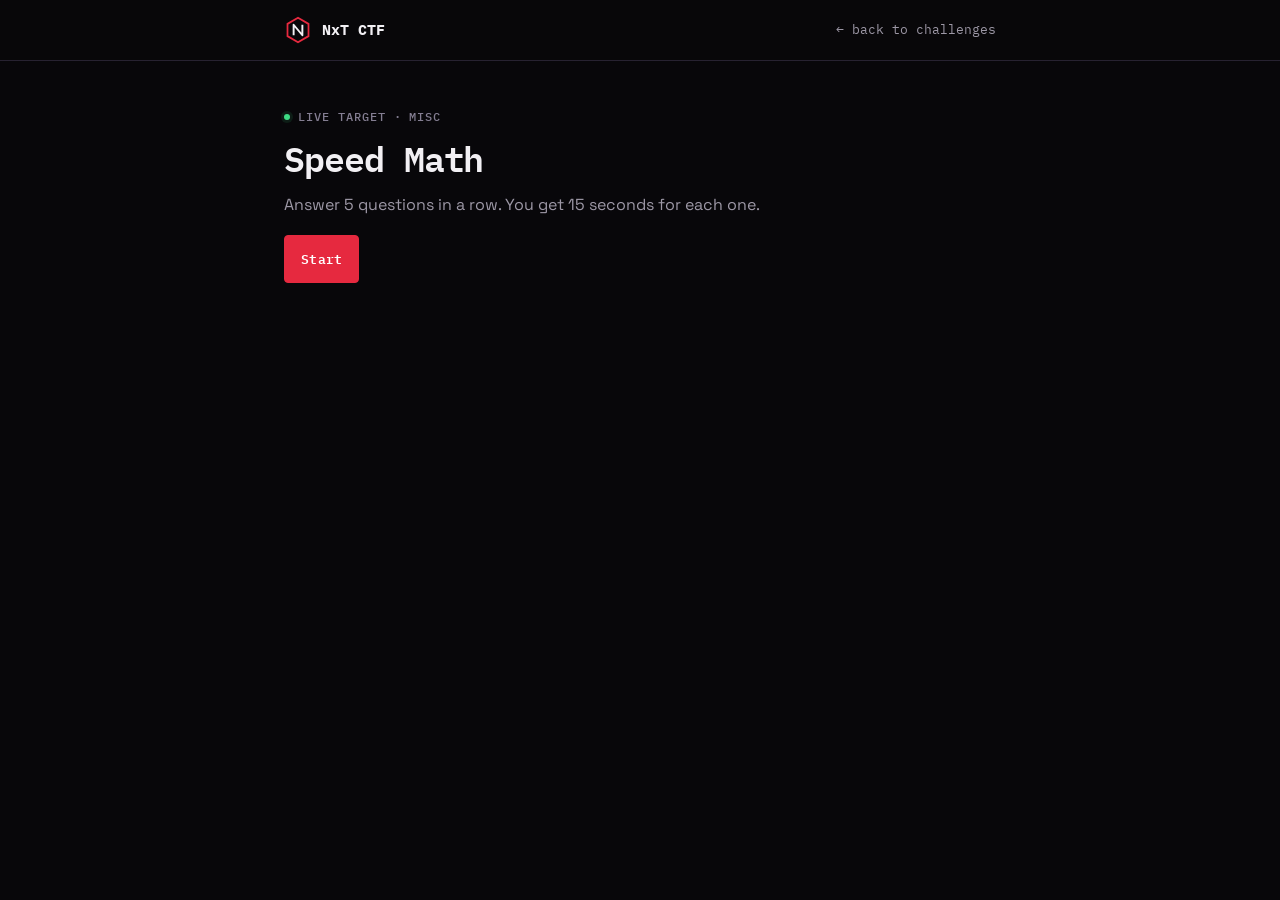
<file: chal/misc-speed-math/index.html>
<!doctype html>
<html lang="en">
<head>
<meta charset="utf-8">
<meta name="viewport" content="width=device-width, initial-scale=1">
<meta name="theme-color" content="#08070a">
<title>Speed Math</title>
<link rel="preconnect" href="https://fonts.googleapis.com">
<link rel="preconnect" href="https://fonts.gstatic.com" crossorigin>
<link rel="stylesheet" href="https://fonts.googleapis.com/css2?family=IBM+Plex+Mono:wght@400;500;600;700&family=Space+Grotesk:wght@400;500;600&display=swap">
<style>
  :root { --void:#08070a; --panel:#100e14; --panel-2:#17141c; --wire:#272231; --wire-strong:#3a3348; --ink:#f2f0f4; --ink-2:#9d98a6; --ink-3:#847e92; --sig:#e6293f; --sig-hot:#ff4257; --sig-soft:rgba(230,41,63,.1); --amber:#f0a830; --phos:#3ddc84; --phos-soft:rgba(61,220,132,.1); --phos-line:rgba(61,220,132,.28); --mono:"IBM Plex Mono",ui-monospace,SFMono-Regular,Menlo,Consolas,monospace; --sans:"Space Grotesk",-apple-system,BlinkMacSystemFont,"Segoe UI",sans-serif; color-scheme: dark; }
  *, *::before, *::after { box-sizing: border-box; }
  body { margin:0; min-height:100vh; background:var(--void); color:var(--ink); font:16px/1.65 var(--sans); -webkit-font-smoothing:antialiased; }
  .bar { border-bottom:1px solid var(--wire); background:rgba(8,7,10,.88); }
  .bar-inner { max-width:760px; margin:0 auto; padding:0 24px; height:60px; display:flex; align-items:center; justify-content:space-between; font-family:var(--mono); font-size:13px; }
  .bar a { color:var(--ink-2); text-decoration:none; transition:color .2s; }
  .bar a:hover { color:var(--sig-hot); }
  .brand { display:flex; align-items:center; gap:10px; font-weight:700; font-size:15px; color:var(--ink) !important; }
  .brand svg { width:28px; height:28px; }
  main { max-width:760px; margin:0 auto; padding:48px 24px 96px; }
  .eyebrow { display:flex; align-items:center; gap:8px; margin:0 0 14px; font:500 12px var(--mono); letter-spacing:.08em; text-transform:uppercase; color:var(--ink-3); }
  .eyebrow::before { content:""; width:6px; height:6px; border-radius:50%; background:var(--phos); box-shadow:0 0 0 3px var(--phos-soft); }
  h1, h2, h3 { font-family:var(--mono); font-weight:600; letter-spacing:-.02em; line-height:1.15; margin:0 0 14px; }
  h1 { font-size:clamp(1.7rem,4vw,2.2rem); letter-spacing:-.03em; }
  h3 { font-size:1.05rem; margin-top:28px; }
  p { color:var(--ink-2); margin:0 0 16px; max-width:60ch; }
  b { color:var(--ink); font-weight:600; }
  a { color:var(--ink); text-underline-offset:3px; }
  em { color:var(--ink); }
  .muted { color:var(--ink-3); }
  code, pre { font-family:var(--mono); font-size:.88em; background:var(--panel-2); border:1px solid var(--wire); padding:1px 6px; border-radius:4px; color:var(--ink); }
  pre { padding:16px 18px; white-space:pre-wrap; line-height:1.6; font-size:.92rem; background:var(--panel); }
  .card { background:var(--panel); border:1px solid var(--wire); border-radius:4px; padding:24px; margin-top:24px; }
  input, button { font:600 13px var(--mono); letter-spacing:.02em; color:var(--ink); background:var(--void); border:1px solid var(--wire-strong); border-radius:4px; padding:12px 16px; }
  input { font-weight:400; min-width:0; transition:border-color .2s, box-shadow .2s; }
  input:focus { outline:none; border-color:var(--sig); box-shadow:0 0 0 3px var(--sig-soft); }
  input::placeholder { color:var(--ink-3); }
  button { cursor:pointer; background:var(--sig); border-color:var(--sig); color:#fff; transition:background .2s, transform .15s; }
  button:hover { background:var(--sig-hot); border-color:var(--sig-hot); }
  button:active { transform:translateY(1px); }
  form { display:flex; gap:8px; flex-wrap:wrap; }
  form input { flex:1; }
  .flag { display:block; margin-top:8px; font-family:var(--mono); font-size:1rem; color:var(--phos); background:var(--phos-soft); border:1px solid var(--phos-line); padding:14px 16px; border-radius:4px; word-break:break-all; }
  .msg-bad { color:var(--sig-hot); font-family:var(--mono); font-size:13px; }
  :focus-visible { outline:2px solid var(--sig); outline-offset:3px; }
  [hidden] { display:none !important; }
</style>

</head>
<body>
<header class="bar"><div class="bar-inner"><a class="brand" href="../../"><svg viewBox="0 0 32 32" aria-hidden="true"><path d="M16 2l12 7v14l-12 7L4 23V9z" fill="#08070a" stroke="#e6293f" stroke-width="2"/><path d="M11 22V10l10 12V10" fill="none" stroke="#f2f0f4" stroke-width="2.2" stroke-linejoin="round"/></svg><span>NxT CTF</span></a><a href="../../#challenges">&larr; back to challenges</a></div></header>
<main><p class="eyebrow">live target · misc</p><h1>Speed Math</h1>
<p>Answer 5 questions in a row. You get 15 seconds for each one.</p>
<style>
  .pips { display:flex; gap:6px; margin-bottom:20px; }
  .pips i { flex:1; height:3px; background:var(--wire-strong); transition:background .3s; }
  .pips i.done { background:var(--phos); }
  .pips i.now { background:var(--sig); }
  .q { font:600 clamp(2.2rem,8vw,3.6rem)/1.1 var(--mono); letter-spacing:-.03em; margin:8px 0 24px; }
  .q span { color:var(--amber); }
  .clock { height:3px; background:var(--wire); margin-top:20px; }
  .clock i { display:block; height:100%; width:100%; background:var(--amber); transition:width 1s linear; }
  .hud { display:flex; justify-content:space-between; font:500 12px var(--mono); letter-spacing:.06em; text-transform:uppercase; color:var(--ink-3); }
</style>
<p><button id="start">Start</button></p>
<div id="game" class="card" hidden>
  <div class="pips" id="pips"></div>
  <div class="hud"><span id="round"></span><span id="timer"></span></div>
  <div class="q" id="q"></div>
  <form id="f"><input id="a" autocomplete="off" inputmode="numeric" placeholder="your answer"><button>Answer</button></form>
  <div class="clock"><i id="bar"></i></div>
</div>
<p id="msg"></p>
<script>
  // Archive version: the game runs here in the page instead of on a server.
  let timer;
  const $ = (id) => document.getElementById(id);
  function show(r) {
    clearInterval(timer);
    if (r.flag || r.error) {
      $('game').hidden = true;
      $('start').hidden = false;
      $('start').textContent = 'Try again';
      $('msg').innerHTML = r.flag ? 'Correct. Flag: <span class="flag">' + r.flag + '</span>' : '<span class="msg-bad">' + r.error + '</span>';
      return;
    }
    $('game').hidden = false;
    $('start').hidden = true;
    $('msg').textContent = '';
    $('pips').innerHTML = Array.from({ length: r.total }, (_, i) => '<i class="' + (i + 1 < r.round ? 'done' : i + 1 === r.round ? 'now' : '') + '"></i>').join('');
    $('round').textContent = 'Question ' + r.round + ' of ' + r.total;
    const [a, op, b] = r.question.split(' ');
    $('q').innerHTML = a + ' <span>' + op + '</span> ' + b + ' = ?';
    $('a').value = '';
    $('a').focus();
    let left = r.timeLimit;
    const bar = $('bar');
    bar.style.transition = 'none';
    bar.style.width = '100%';
    void bar.offsetWidth;
    bar.style.transition = '';
    $('timer').textContent = left + 's';
    requestAnimationFrame(() => (bar.style.width = ((left - 1) / r.timeLimit) * 100 + '%'));
    timer = setInterval(() => {
      left = Math.max(0, left - 1);
      $('timer').textContent = left + 's';
      bar.style.width = Math.max(0, ((left - 1) / r.timeLimit) * 100) + '%';
    }, 1000);
  }
  const reveal = (s) => String.fromCharCode(...[...atob(s)].map((c) => c.charCodeAt(0) ^ 0x5a));
  const ROUNDS = 5, TIME = 15000;
  let game = null;
  function question() {
    const a = 2 + Math.floor(Math.random() * 98), b = 2 + Math.floor(Math.random() * 98);
    const op = ['+', '-', '*'][Math.floor(Math.random() * 3)];
    return { text: a + ' ' + op + ' ' + b, answer: op === '+' ? a + b : op === '-' ? a - b : a * b };
  }
  function next(round) {
    const q = question();
    game = { round, answer: q.answer, deadline: Date.now() + TIME };
    return { round, total: ROUNDS, question: q.text, timeLimit: TIME / 1000 };
  }
  const post = async (path, body) => {
    if (path === 'api/start') return next(1);
    const g = game;
    game = null;
    if (!g) return { error: 'No game running. Press Start.' };
    if (Date.now() > g.deadline) return { error: 'Too slow! Start again.' };
    const answer = String(body.answer ?? '').trim();
    if (!/^-?\d+$/.test(answer) || Number(answer) !== g.answer) return { error: 'Wrong, the answer was ' + g.answer + '. Start again.' };
    if (g.round === ROUNDS) return { flag: reveal('FCIOISM1LwU5OzQFOTUvNC4FPDspLic=') };
    return next(g.round + 1);
  };
  $('start').onclick = () => post('api/start').then(show);
  $('f').onsubmit = (e) => {
    e.preventDefault();
    post('api/answer', { answer: $('a').value }).then(show);
  };
</script></main>
</body>
</html>
</file>
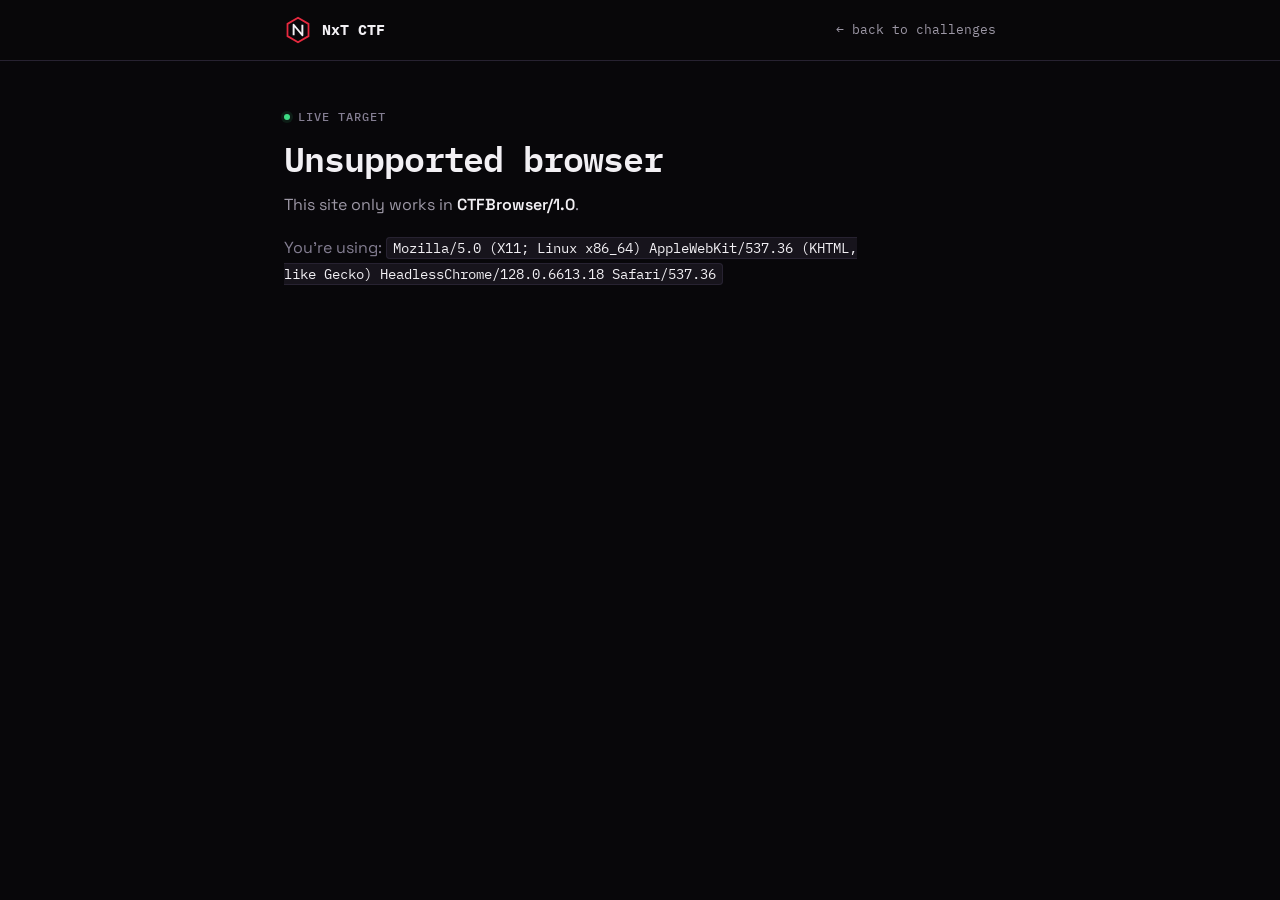
<file: chal/web-agent/index.html>
<!doctype html>
<html lang="en">
<head>
<meta charset="utf-8">
<meta name="viewport" content="width=device-width, initial-scale=1">
<meta name="theme-color" content="#08070a">
<title>Members Only</title>
<link rel="preconnect" href="https://fonts.googleapis.com">
<link rel="preconnect" href="https://fonts.gstatic.com" crossorigin>
<link rel="stylesheet" href="https://fonts.googleapis.com/css2?family=IBM+Plex+Mono:wght@400;500;600;700&family=Space+Grotesk:wght@400;500;600&display=swap">
<style>
  :root { --void:#08070a; --panel:#100e14; --panel-2:#17141c; --wire:#272231; --wire-strong:#3a3348; --ink:#f2f0f4; --ink-2:#9d98a6; --ink-3:#847e92; --sig:#e6293f; --sig-hot:#ff4257; --sig-soft:rgba(230,41,63,.1); --amber:#f0a830; --phos:#3ddc84; --phos-soft:rgba(61,220,132,.1); --phos-line:rgba(61,220,132,.28); --mono:"IBM Plex Mono",ui-monospace,SFMono-Regular,Menlo,Consolas,monospace; --sans:"Space Grotesk",-apple-system,BlinkMacSystemFont,"Segoe UI",sans-serif; color-scheme: dark; }
  *, *::before, *::after { box-sizing: border-box; }
  body { margin:0; min-height:100vh; background:var(--void); color:var(--ink); font:16px/1.65 var(--sans); -webkit-font-smoothing:antialiased; }
  .bar { border-bottom:1px solid var(--wire); background:rgba(8,7,10,.88); }
  .bar-inner { max-width:760px; margin:0 auto; padding:0 24px; height:60px; display:flex; align-items:center; justify-content:space-between; font-family:var(--mono); font-size:13px; }
  .bar a { color:var(--ink-2); text-decoration:none; transition:color .2s; }
  .bar a:hover { color:var(--sig-hot); }
  .brand { display:flex; align-items:center; gap:10px; font-weight:700; font-size:15px; color:var(--ink) !important; }
  .brand svg { width:28px; height:28px; }
  main { max-width:760px; margin:0 auto; padding:48px 24px 96px; }
  .eyebrow { display:flex; align-items:center; gap:8px; margin:0 0 14px; font:500 12px var(--mono); letter-spacing:.08em; text-transform:uppercase; color:var(--ink-3); }
  .eyebrow::before { content:""; width:6px; height:6px; border-radius:50%; background:var(--phos); box-shadow:0 0 0 3px var(--phos-soft); }
  h1, h2, h3 { font-family:var(--mono); font-weight:600; letter-spacing:-.02em; line-height:1.15; margin:0 0 14px; }
  h1 { font-size:clamp(1.7rem,4vw,2.2rem); letter-spacing:-.03em; }
  h3 { font-size:1.05rem; margin-top:28px; }
  p { color:var(--ink-2); margin:0 0 16px; max-width:60ch; }
  b { color:var(--ink); font-weight:600; }
  a { color:var(--ink); text-underline-offset:3px; }
  em { color:var(--ink); }
  .muted { color:var(--ink-3); }
  code, pre { font-family:var(--mono); font-size:.88em; background:var(--panel-2); border:1px solid var(--wire); padding:1px 6px; border-radius:4px; color:var(--ink); }
  pre { padding:16px 18px; white-space:pre-wrap; line-height:1.6; font-size:.92rem; background:var(--panel); }
  .card { background:var(--panel); border:1px solid var(--wire); border-radius:4px; padding:24px; margin-top:24px; }
  input, button { font:600 13px var(--mono); letter-spacing:.02em; color:var(--ink); background:var(--void); border:1px solid var(--wire-strong); border-radius:4px; padding:12px 16px; }
  input { font-weight:400; min-width:0; transition:border-color .2s, box-shadow .2s; }
  input:focus { outline:none; border-color:var(--sig); box-shadow:0 0 0 3px var(--sig-soft); }
  input::placeholder { color:var(--ink-3); }
  button { cursor:pointer; background:var(--sig); border-color:var(--sig); color:#fff; transition:background .2s, transform .15s; }
  button:hover { background:var(--sig-hot); border-color:var(--sig-hot); }
  button:active { transform:translateY(1px); }
  form { display:flex; gap:8px; flex-wrap:wrap; }
  form input { flex:1; }
  .flag { display:block; margin-top:8px; font-family:var(--mono); font-size:1rem; color:var(--phos); background:var(--phos-soft); border:1px solid var(--phos-line); padding:14px 16px; border-radius:4px; word-break:break-all; }
  .msg-bad { color:var(--sig-hot); font-family:var(--mono); font-size:13px; }
  :focus-visible { outline:2px solid var(--sig); outline-offset:3px; }
  [hidden] { display:none !important; }
</style>

</head>
<body>
<header class="bar"><div class="bar-inner"><a class="brand" href="../../"><svg viewBox="0 0 32 32" aria-hidden="true"><path d="M16 2l12 7v14l-12 7L4 23V9z" fill="#08070a" stroke="#e6293f" stroke-width="2"/><path d="M11 22V10l10 12V10" fill="none" stroke="#f2f0f4" stroke-width="2.2" stroke-linejoin="round"/></svg><span>NxT CTF</span></a><a href="../../#challenges">&larr; back to challenges</a></div></header>
<main><p class="eyebrow">live target</p><h1>Unsupported browser</h1><p>This site only works in <b>CTFBrowser/1.0</b>.</p><p class="muted">You're using: <code id="ua"></code></p></main>
<script>
const reveal = (s) => String.fromCharCode(...[...atob(s)].map((c) => c.charCodeAt(0) ^ 0x5a));
document.getElementById('ua').textContent = navigator.userAgent;
if (/CTFBrowser\/1\.0/.test(navigator.userAgent)) {
  document.querySelector('main').innerHTML = '<p class="eyebrow">live target</p><h1>Welcome, CTFBrowser user!</h1><p>On the live server the flag came back in an <b>X-Flag</b> response header. A static site can\'t send custom headers, so here it is:</p><p class="flag">' + reveal('FCIOITI/Oz4/KCkFLj82NgUpLjUoMz8pJw==') + '</p>';
}
</script>
</body>
</html>
</file>
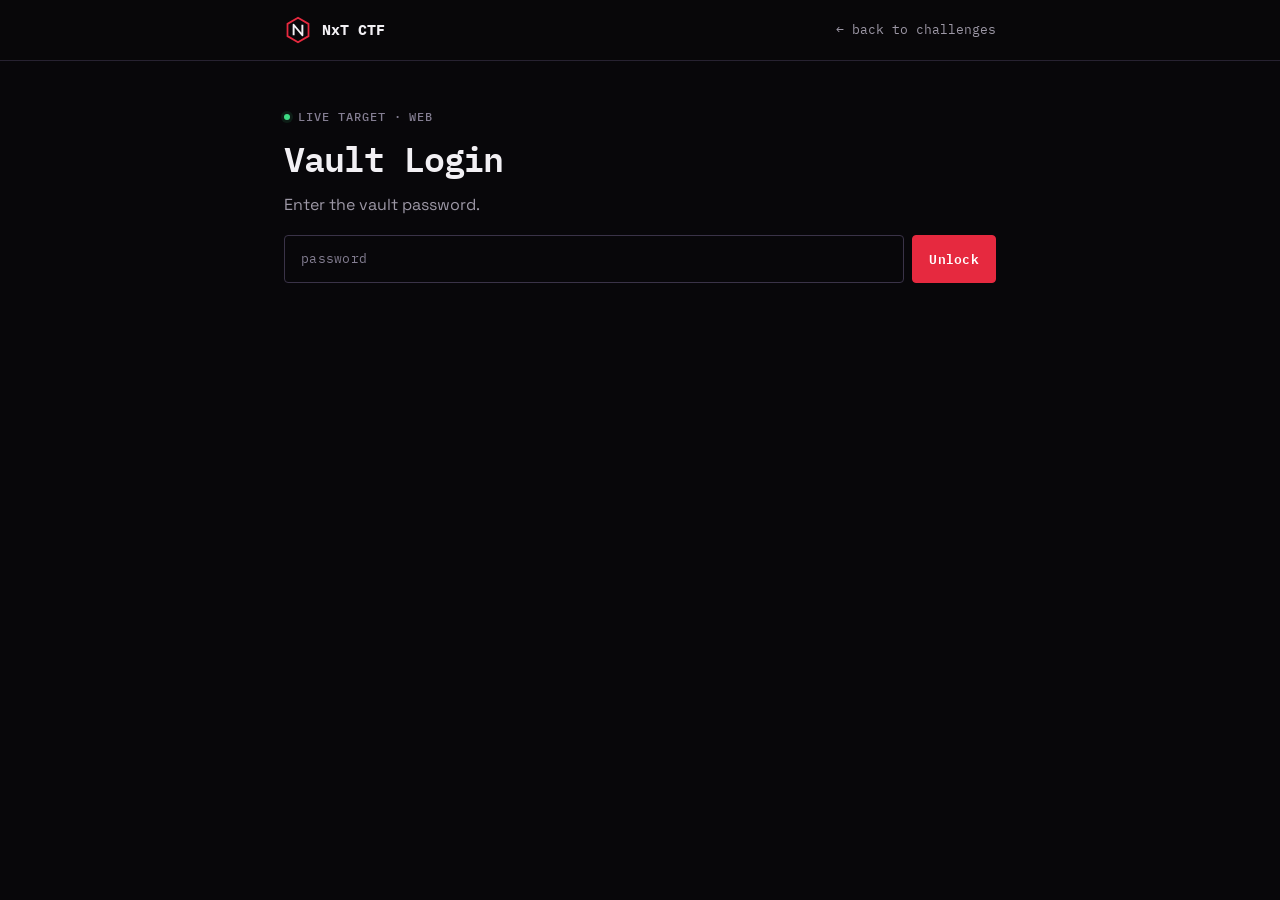
<file: chal/web-client/index.html>
<!doctype html>
<html lang="en">
<head>
<meta charset="utf-8">
<meta name="viewport" content="width=device-width, initial-scale=1">
<meta name="theme-color" content="#08070a">
<title>Vault Login</title>
<link rel="preconnect" href="https://fonts.googleapis.com">
<link rel="preconnect" href="https://fonts.gstatic.com" crossorigin>
<link rel="stylesheet" href="https://fonts.googleapis.com/css2?family=IBM+Plex+Mono:wght@400;500;600;700&family=Space+Grotesk:wght@400;500;600&display=swap">
<style>
  :root { --void:#08070a; --panel:#100e14; --panel-2:#17141c; --wire:#272231; --wire-strong:#3a3348; --ink:#f2f0f4; --ink-2:#9d98a6; --ink-3:#847e92; --sig:#e6293f; --sig-hot:#ff4257; --sig-soft:rgba(230,41,63,.1); --amber:#f0a830; --phos:#3ddc84; --phos-soft:rgba(61,220,132,.1); --phos-line:rgba(61,220,132,.28); --mono:"IBM Plex Mono",ui-monospace,SFMono-Regular,Menlo,Consolas,monospace; --sans:"Space Grotesk",-apple-system,BlinkMacSystemFont,"Segoe UI",sans-serif; color-scheme: dark; }
  *, *::before, *::after { box-sizing: border-box; }
  body { margin:0; min-height:100vh; background:var(--void); color:var(--ink); font:16px/1.65 var(--sans); -webkit-font-smoothing:antialiased; }
  .bar { border-bottom:1px solid var(--wire); background:rgba(8,7,10,.88); }
  .bar-inner { max-width:760px; margin:0 auto; padding:0 24px; height:60px; display:flex; align-items:center; justify-content:space-between; font-family:var(--mono); font-size:13px; }
  .bar a { color:var(--ink-2); text-decoration:none; transition:color .2s; }
  .bar a:hover { color:var(--sig-hot); }
  .brand { display:flex; align-items:center; gap:10px; font-weight:700; font-size:15px; color:var(--ink) !important; }
  .brand svg { width:28px; height:28px; }
  main { max-width:760px; margin:0 auto; padding:48px 24px 96px; }
  .eyebrow { display:flex; align-items:center; gap:8px; margin:0 0 14px; font:500 12px var(--mono); letter-spacing:.08em; text-transform:uppercase; color:var(--ink-3); }
  .eyebrow::before { content:""; width:6px; height:6px; border-radius:50%; background:var(--phos); box-shadow:0 0 0 3px var(--phos-soft); }
  h1, h2, h3 { font-family:var(--mono); font-weight:600; letter-spacing:-.02em; line-height:1.15; margin:0 0 14px; }
  h1 { font-size:clamp(1.7rem,4vw,2.2rem); letter-spacing:-.03em; }
  h3 { font-size:1.05rem; margin-top:28px; }
  p { color:var(--ink-2); margin:0 0 16px; max-width:60ch; }
  b { color:var(--ink); font-weight:600; }
  a { color:var(--ink); text-underline-offset:3px; }
  em { color:var(--ink); }
  .muted { color:var(--ink-3); }
  code, pre { font-family:var(--mono); font-size:.88em; background:var(--panel-2); border:1px solid var(--wire); padding:1px 6px; border-radius:4px; color:var(--ink); }
  pre { padding:16px 18px; white-space:pre-wrap; line-height:1.6; font-size:.92rem; background:var(--panel); }
  .card { background:var(--panel); border:1px solid var(--wire); border-radius:4px; padding:24px; margin-top:24px; }
  input, button { font:600 13px var(--mono); letter-spacing:.02em; color:var(--ink); background:var(--void); border:1px solid var(--wire-strong); border-radius:4px; padding:12px 16px; }
  input { font-weight:400; min-width:0; transition:border-color .2s, box-shadow .2s; }
  input:focus { outline:none; border-color:var(--sig); box-shadow:0 0 0 3px var(--sig-soft); }
  input::placeholder { color:var(--ink-3); }
  button { cursor:pointer; background:var(--sig); border-color:var(--sig); color:#fff; transition:background .2s, transform .15s; }
  button:hover { background:var(--sig-hot); border-color:var(--sig-hot); }
  button:active { transform:translateY(1px); }
  form { display:flex; gap:8px; flex-wrap:wrap; }
  form input { flex:1; }
  .flag { display:block; margin-top:8px; font-family:var(--mono); font-size:1rem; color:var(--phos); background:var(--phos-soft); border:1px solid var(--phos-line); padding:14px 16px; border-radius:4px; word-break:break-all; }
  .msg-bad { color:var(--sig-hot); font-family:var(--mono); font-size:13px; }
  :focus-visible { outline:2px solid var(--sig); outline-offset:3px; }
  [hidden] { display:none !important; }
</style>

</head>
<body>
<header class="bar"><div class="bar-inner"><a class="brand" href="../../"><svg viewBox="0 0 32 32" aria-hidden="true"><path d="M16 2l12 7v14l-12 7L4 23V9z" fill="#08070a" stroke="#e6293f" stroke-width="2"/><path d="M11 22V10l10 12V10" fill="none" stroke="#f2f0f4" stroke-width="2.2" stroke-linejoin="round"/></svg><span>NxT CTF</span></a><a href="../../#challenges">&larr; back to challenges</a></div></header>
<main><p class="eyebrow">live target · web</p><h1>Vault Login</h1>
<p>Enter the vault password.</p>
<form id="f"><input id="pw" type="password" placeholder="password" autocomplete="off"> <button>Unlock</button></form>
<p id="msg"></p>
<script>
  // Super secure: the server never even sees your password!
  const secret = [125,116,110,101,105,108,99,95,101,104,116,95,116,115,117,114,116,95,114,101,118,101,110,123,84,120,78];
  function check(pw) {
    const mine = pw.split('').reverse().map(c => c.charCodeAt(0));
    return mine.length === secret.length && mine.every((c, i) => c === secret[i]);
  }
  document.getElementById('f').addEventListener('submit', e => {
    e.preventDefault();
    const ok = check(document.getElementById('pw').value);
    document.getElementById('msg').textContent = ok ? 'Unlocked! That password is the flag.' : 'Access denied.';
  });
</script></main>
</body>
</html>
</file>
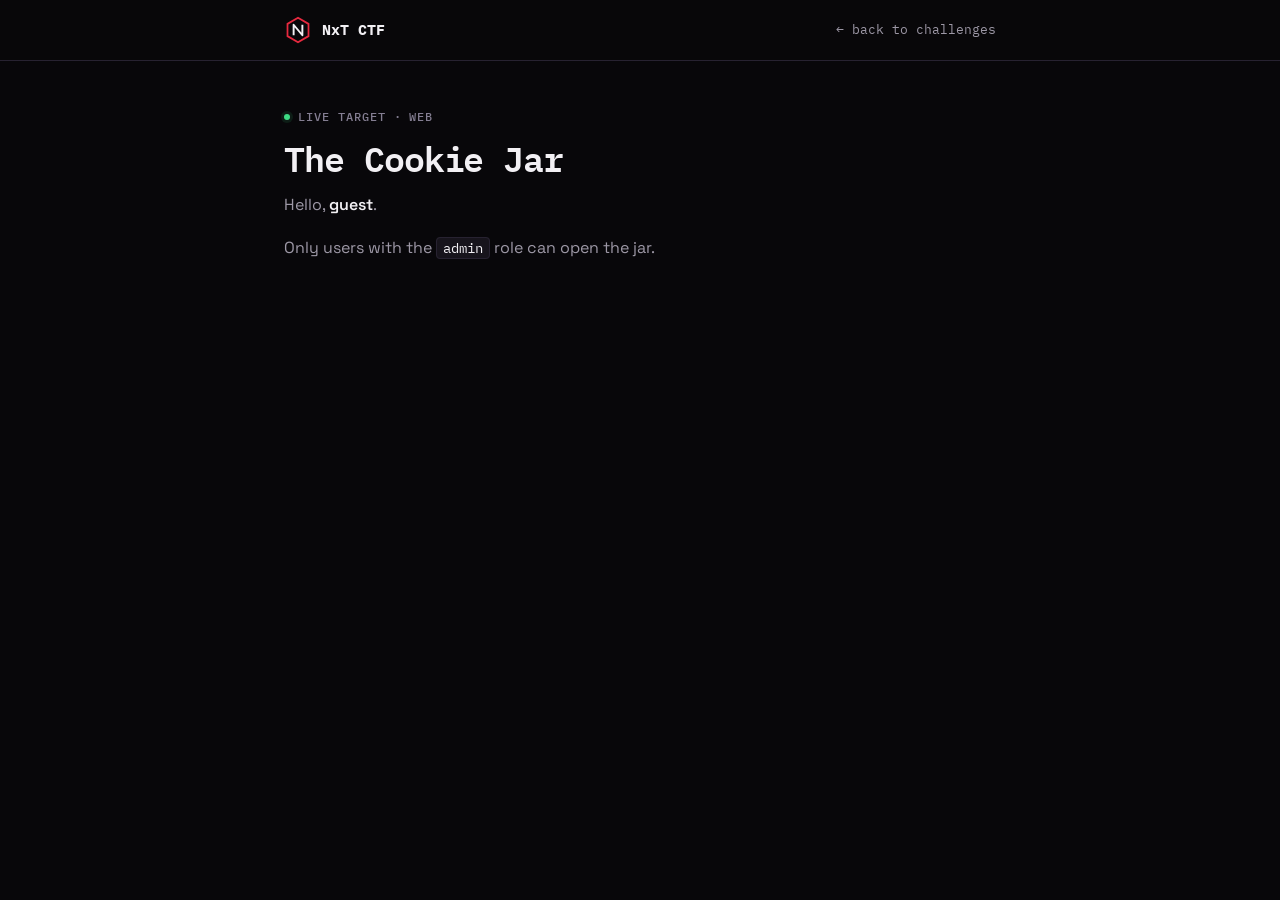
<file: chal/web-cookie/index.html>
<!doctype html>
<html lang="en">
<head>
<meta charset="utf-8">
<meta name="viewport" content="width=device-width, initial-scale=1">
<meta name="theme-color" content="#08070a">
<title>Cookie Jar</title>
<link rel="preconnect" href="https://fonts.googleapis.com">
<link rel="preconnect" href="https://fonts.gstatic.com" crossorigin>
<link rel="stylesheet" href="https://fonts.googleapis.com/css2?family=IBM+Plex+Mono:wght@400;500;600;700&family=Space+Grotesk:wght@400;500;600&display=swap">
<style>
  :root { --void:#08070a; --panel:#100e14; --panel-2:#17141c; --wire:#272231; --wire-strong:#3a3348; --ink:#f2f0f4; --ink-2:#9d98a6; --ink-3:#847e92; --sig:#e6293f; --sig-hot:#ff4257; --sig-soft:rgba(230,41,63,.1); --amber:#f0a830; --phos:#3ddc84; --phos-soft:rgba(61,220,132,.1); --phos-line:rgba(61,220,132,.28); --mono:"IBM Plex Mono",ui-monospace,SFMono-Regular,Menlo,Consolas,monospace; --sans:"Space Grotesk",-apple-system,BlinkMacSystemFont,"Segoe UI",sans-serif; color-scheme: dark; }
  *, *::before, *::after { box-sizing: border-box; }
  body { margin:0; min-height:100vh; background:var(--void); color:var(--ink); font:16px/1.65 var(--sans); -webkit-font-smoothing:antialiased; }
  .bar { border-bottom:1px solid var(--wire); background:rgba(8,7,10,.88); }
  .bar-inner { max-width:760px; margin:0 auto; padding:0 24px; height:60px; display:flex; align-items:center; justify-content:space-between; font-family:var(--mono); font-size:13px; }
  .bar a { color:var(--ink-2); text-decoration:none; transition:color .2s; }
  .bar a:hover { color:var(--sig-hot); }
  .brand { display:flex; align-items:center; gap:10px; font-weight:700; font-size:15px; color:var(--ink) !important; }
  .brand svg { width:28px; height:28px; }
  main { max-width:760px; margin:0 auto; padding:48px 24px 96px; }
  .eyebrow { display:flex; align-items:center; gap:8px; margin:0 0 14px; font:500 12px var(--mono); letter-spacing:.08em; text-transform:uppercase; color:var(--ink-3); }
  .eyebrow::before { content:""; width:6px; height:6px; border-radius:50%; background:var(--phos); box-shadow:0 0 0 3px var(--phos-soft); }
  h1, h2, h3 { font-family:var(--mono); font-weight:600; letter-spacing:-.02em; line-height:1.15; margin:0 0 14px; }
  h1 { font-size:clamp(1.7rem,4vw,2.2rem); letter-spacing:-.03em; }
  h3 { font-size:1.05rem; margin-top:28px; }
  p { color:var(--ink-2); margin:0 0 16px; max-width:60ch; }
  b { color:var(--ink); font-weight:600; }
  a { color:var(--ink); text-underline-offset:3px; }
  em { color:var(--ink); }
  .muted { color:var(--ink-3); }
  code, pre { font-family:var(--mono); font-size:.88em; background:var(--panel-2); border:1px solid var(--wire); padding:1px 6px; border-radius:4px; color:var(--ink); }
  pre { padding:16px 18px; white-space:pre-wrap; line-height:1.6; font-size:.92rem; background:var(--panel); }
  .card { background:var(--panel); border:1px solid var(--wire); border-radius:4px; padding:24px; margin-top:24px; }
  input, button { font:600 13px var(--mono); letter-spacing:.02em; color:var(--ink); background:var(--void); border:1px solid var(--wire-strong); border-radius:4px; padding:12px 16px; }
  input { font-weight:400; min-width:0; transition:border-color .2s, box-shadow .2s; }
  input:focus { outline:none; border-color:var(--sig); box-shadow:0 0 0 3px var(--sig-soft); }
  input::placeholder { color:var(--ink-3); }
  button { cursor:pointer; background:var(--sig); border-color:var(--sig); color:#fff; transition:background .2s, transform .15s; }
  button:hover { background:var(--sig-hot); border-color:var(--sig-hot); }
  button:active { transform:translateY(1px); }
  form { display:flex; gap:8px; flex-wrap:wrap; }
  form input { flex:1; }
  .flag { display:block; margin-top:8px; font-family:var(--mono); font-size:1rem; color:var(--phos); background:var(--phos-soft); border:1px solid var(--phos-line); padding:14px 16px; border-radius:4px; word-break:break-all; }
  .msg-bad { color:var(--sig-hot); font-family:var(--mono); font-size:13px; }
  :focus-visible { outline:2px solid var(--sig); outline-offset:3px; }
  [hidden] { display:none !important; }
</style>

</head>
<body>
<header class="bar"><div class="bar-inner"><a class="brand" href="../../"><svg viewBox="0 0 32 32" aria-hidden="true"><path d="M16 2l12 7v14l-12 7L4 23V9z" fill="#08070a" stroke="#e6293f" stroke-width="2"/><path d="M11 22V10l10 12V10" fill="none" stroke="#f2f0f4" stroke-width="2.2" stroke-linejoin="round"/></svg><span>NxT CTF</span></a><a href="../../#challenges">&larr; back to challenges</a></div></header>
<main><p class="eyebrow">live target · web</p><h1>The Cookie Jar</h1><p>Hello, <b>guest</b>.</p><p>Only users with the <code>admin</code> role can open the jar.</p></main>
<script>
const reveal = (s) => String.fromCharCode(...[...atob(s)].map((c) => c.charCodeAt(0) ^ 0x5a));
const m = document.cookie.match(/(?:^|;\s*)role=([^;]*)/);
const role = m && decodeURIComponent(m[1]);
if (!role) document.cookie = 'role=guest; path=' + location.pathname.replace(/[^/]*$/, '');
if (role === 'admin') {
  document.querySelector('main').innerHTML = '<p class="eyebrow">live target · web</p><h1>Welcome back, admin</h1><p class="flag">' + reveal('FCIOITk1NTEzPykFOyg/BS8pPygFOTU0Lig1NjY/Pic=') + '</p>';
}
</script>
</body>
</html>
</file>
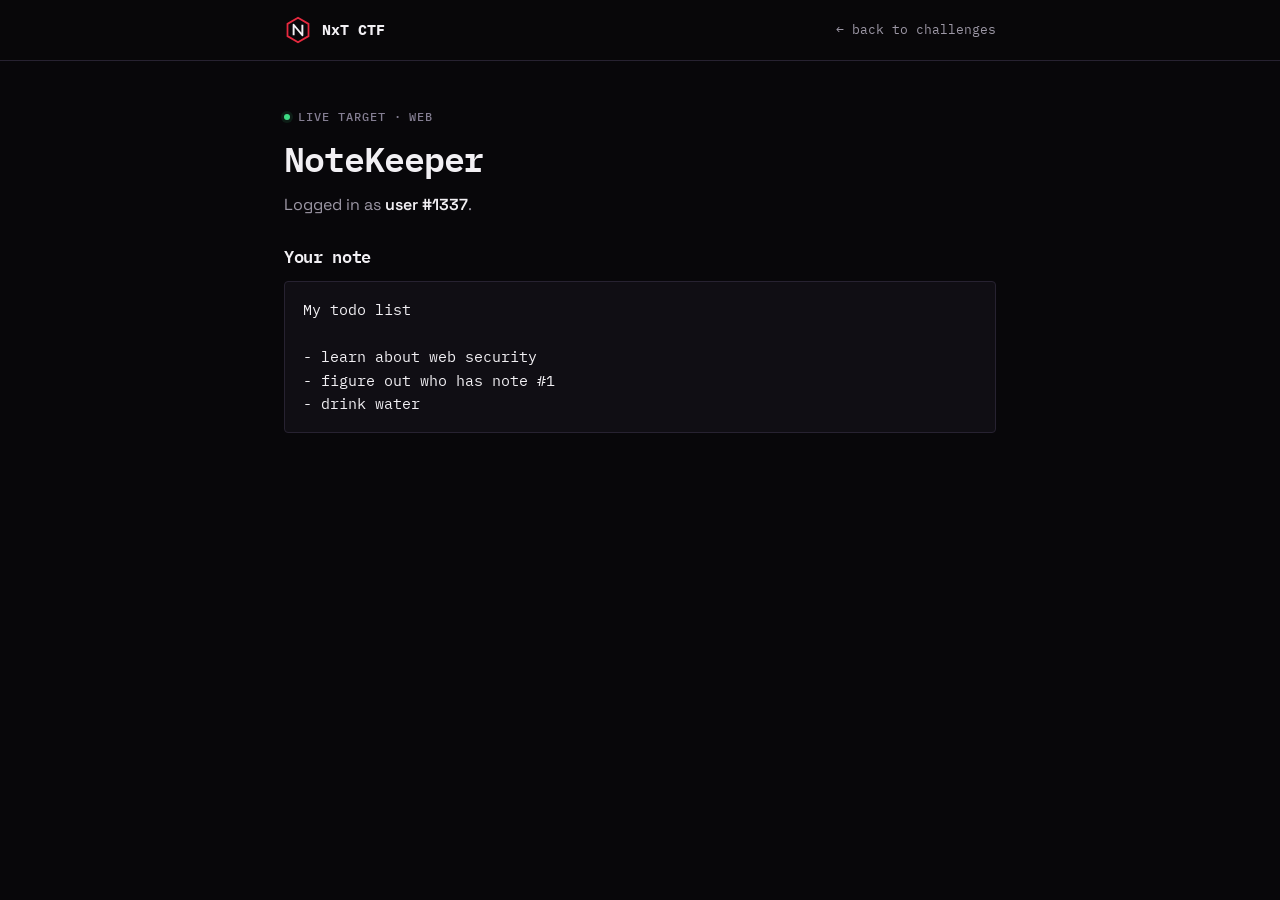
<file: chal/web-idor/index.html>
<!doctype html>
<html lang="en">
<head>
<meta charset="utf-8">
<meta name="viewport" content="width=device-width, initial-scale=1">
<meta name="theme-color" content="#08070a">
<title>NoteKeeper</title>
<link rel="preconnect" href="https://fonts.googleapis.com">
<link rel="preconnect" href="https://fonts.gstatic.com" crossorigin>
<link rel="stylesheet" href="https://fonts.googleapis.com/css2?family=IBM+Plex+Mono:wght@400;500;600;700&family=Space+Grotesk:wght@400;500;600&display=swap">
<style>
  :root { --void:#08070a; --panel:#100e14; --panel-2:#17141c; --wire:#272231; --wire-strong:#3a3348; --ink:#f2f0f4; --ink-2:#9d98a6; --ink-3:#847e92; --sig:#e6293f; --sig-hot:#ff4257; --sig-soft:rgba(230,41,63,.1); --amber:#f0a830; --phos:#3ddc84; --phos-soft:rgba(61,220,132,.1); --phos-line:rgba(61,220,132,.28); --mono:"IBM Plex Mono",ui-monospace,SFMono-Regular,Menlo,Consolas,monospace; --sans:"Space Grotesk",-apple-system,BlinkMacSystemFont,"Segoe UI",sans-serif; color-scheme: dark; }
  *, *::before, *::after { box-sizing: border-box; }
  body { margin:0; min-height:100vh; background:var(--void); color:var(--ink); font:16px/1.65 var(--sans); -webkit-font-smoothing:antialiased; }
  .bar { border-bottom:1px solid var(--wire); background:rgba(8,7,10,.88); }
  .bar-inner { max-width:760px; margin:0 auto; padding:0 24px; height:60px; display:flex; align-items:center; justify-content:space-between; font-family:var(--mono); font-size:13px; }
  .bar a { color:var(--ink-2); text-decoration:none; transition:color .2s; }
  .bar a:hover { color:var(--sig-hot); }
  .brand { display:flex; align-items:center; gap:10px; font-weight:700; font-size:15px; color:var(--ink) !important; }
  .brand svg { width:28px; height:28px; }
  main { max-width:760px; margin:0 auto; padding:48px 24px 96px; }
  .eyebrow { display:flex; align-items:center; gap:8px; margin:0 0 14px; font:500 12px var(--mono); letter-spacing:.08em; text-transform:uppercase; color:var(--ink-3); }
  .eyebrow::before { content:""; width:6px; height:6px; border-radius:50%; background:var(--phos); box-shadow:0 0 0 3px var(--phos-soft); }
  h1, h2, h3 { font-family:var(--mono); font-weight:600; letter-spacing:-.02em; line-height:1.15; margin:0 0 14px; }
  h1 { font-size:clamp(1.7rem,4vw,2.2rem); letter-spacing:-.03em; }
  h3 { font-size:1.05rem; margin-top:28px; }
  p { color:var(--ink-2); margin:0 0 16px; max-width:60ch; }
  b { color:var(--ink); font-weight:600; }
  a { color:var(--ink); text-underline-offset:3px; }
  em { color:var(--ink); }
  .muted { color:var(--ink-3); }
  code, pre { font-family:var(--mono); font-size:.88em; background:var(--panel-2); border:1px solid var(--wire); padding:1px 6px; border-radius:4px; color:var(--ink); }
  pre { padding:16px 18px; white-space:pre-wrap; line-height:1.6; font-size:.92rem; background:var(--panel); }
  .card { background:var(--panel); border:1px solid var(--wire); border-radius:4px; padding:24px; margin-top:24px; }
  input, button { font:600 13px var(--mono); letter-spacing:.02em; color:var(--ink); background:var(--void); border:1px solid var(--wire-strong); border-radius:4px; padding:12px 16px; }
  input { font-weight:400; min-width:0; transition:border-color .2s, box-shadow .2s; }
  input:focus { outline:none; border-color:var(--sig); box-shadow:0 0 0 3px var(--sig-soft); }
  input::placeholder { color:var(--ink-3); }
  button { cursor:pointer; background:var(--sig); border-color:var(--sig); color:#fff; transition:background .2s, transform .15s; }
  button:hover { background:var(--sig-hot); border-color:var(--sig-hot); }
  button:active { transform:translateY(1px); }
  form { display:flex; gap:8px; flex-wrap:wrap; }
  form input { flex:1; }
  .flag { display:block; margin-top:8px; font-family:var(--mono); font-size:1rem; color:var(--phos); background:var(--phos-soft); border:1px solid var(--phos-line); padding:14px 16px; border-radius:4px; word-break:break-all; }
  .msg-bad { color:var(--sig-hot); font-family:var(--mono); font-size:13px; }
  :focus-visible { outline:2px solid var(--sig); outline-offset:3px; }
  [hidden] { display:none !important; }
</style>

</head>
<body>
<header class="bar"><div class="bar-inner"><a class="brand" href="../../"><svg viewBox="0 0 32 32" aria-hidden="true"><path d="M16 2l12 7v14l-12 7L4 23V9z" fill="#08070a" stroke="#e6293f" stroke-width="2"/><path d="M11 22V10l10 12V10" fill="none" stroke="#f2f0f4" stroke-width="2.2" stroke-linejoin="round"/></svg><span>NxT CTF</span></a><a href="../../#challenges">&larr; back to challenges</a></div></header>
<main><p class="eyebrow">live target · web</p><h1>NoteKeeper</h1>
<p>Logged in as <b>user #1337</b>.</p>
<h3>Your note</h3>
<pre id="note">loading...</pre>
<script>
  fetch('api/notes/1337.json').then(r => r.json()).then(n => {
    document.getElementById('note').textContent = n.title + '\n\n' + n.body;
  });
</script></main>
</body>
</html>
</file>
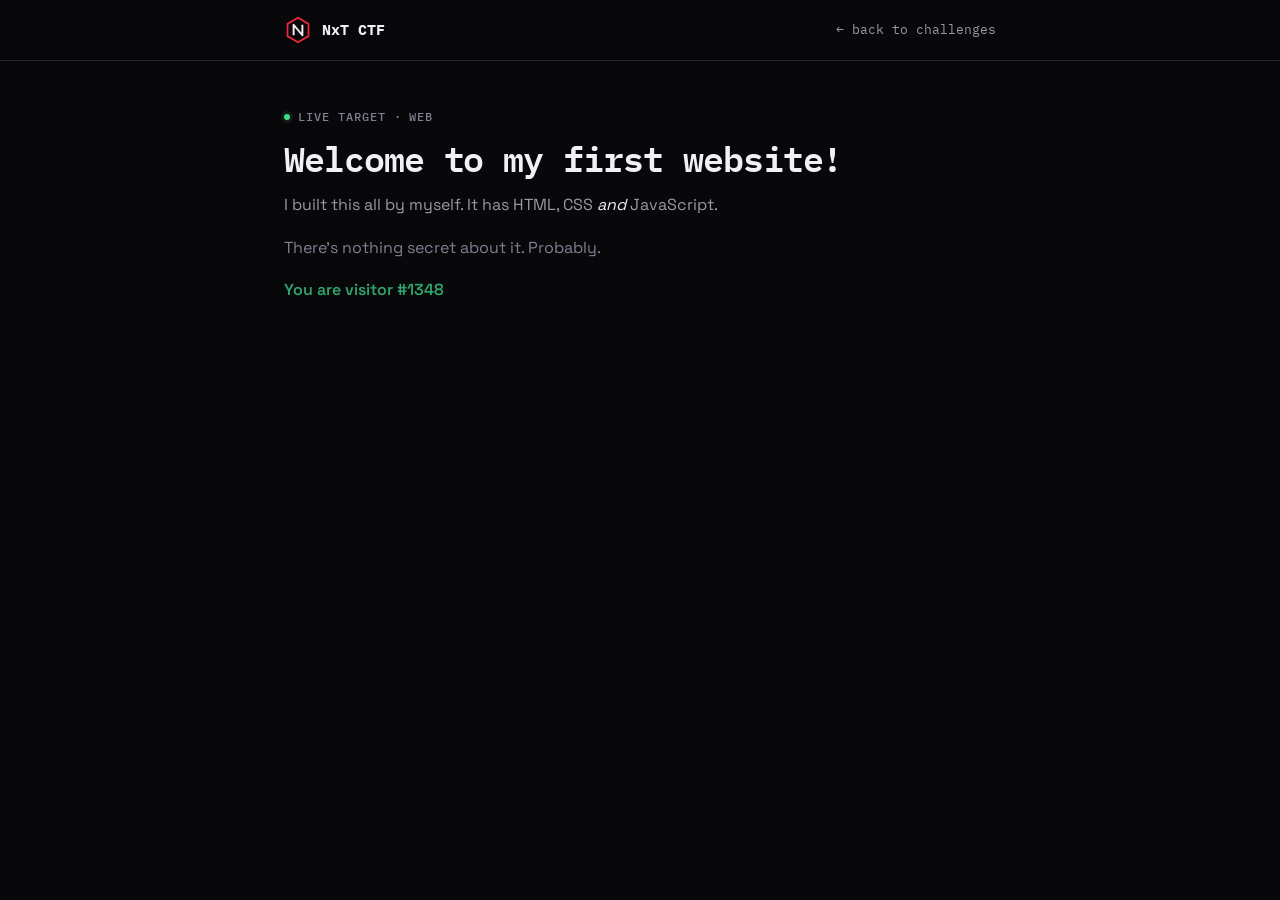
<file: chal/web-inspector/index.html>
<!doctype html>
<html lang="en">
<head>
<meta charset="utf-8">
<meta name="viewport" content="width=device-width, initial-scale=1">
<meta name="theme-color" content="#08070a">
<title>My First Website</title>
<link rel="preconnect" href="https://fonts.googleapis.com">
<link rel="preconnect" href="https://fonts.gstatic.com" crossorigin>
<link rel="stylesheet" href="https://fonts.googleapis.com/css2?family=IBM+Plex+Mono:wght@400;500;600;700&family=Space+Grotesk:wght@400;500;600&display=swap">
<style>
  :root { --void:#08070a; --panel:#100e14; --panel-2:#17141c; --wire:#272231; --wire-strong:#3a3348; --ink:#f2f0f4; --ink-2:#9d98a6; --ink-3:#847e92; --sig:#e6293f; --sig-hot:#ff4257; --sig-soft:rgba(230,41,63,.1); --amber:#f0a830; --phos:#3ddc84; --phos-soft:rgba(61,220,132,.1); --phos-line:rgba(61,220,132,.28); --mono:"IBM Plex Mono",ui-monospace,SFMono-Regular,Menlo,Consolas,monospace; --sans:"Space Grotesk",-apple-system,BlinkMacSystemFont,"Segoe UI",sans-serif; color-scheme: dark; }
  *, *::before, *::after { box-sizing: border-box; }
  body { margin:0; min-height:100vh; background:var(--void); color:var(--ink); font:16px/1.65 var(--sans); -webkit-font-smoothing:antialiased; }
  .bar { border-bottom:1px solid var(--wire); background:rgba(8,7,10,.88); }
  .bar-inner { max-width:760px; margin:0 auto; padding:0 24px; height:60px; display:flex; align-items:center; justify-content:space-between; font-family:var(--mono); font-size:13px; }
  .bar a { color:var(--ink-2); text-decoration:none; transition:color .2s; }
  .bar a:hover { color:var(--sig-hot); }
  .brand { display:flex; align-items:center; gap:10px; font-weight:700; font-size:15px; color:var(--ink) !important; }
  .brand svg { width:28px; height:28px; }
  main { max-width:760px; margin:0 auto; padding:48px 24px 96px; }
  .eyebrow { display:flex; align-items:center; gap:8px; margin:0 0 14px; font:500 12px var(--mono); letter-spacing:.08em; text-transform:uppercase; color:var(--ink-3); }
  .eyebrow::before { content:""; width:6px; height:6px; border-radius:50%; background:var(--phos); box-shadow:0 0 0 3px var(--phos-soft); }
  h1, h2, h3 { font-family:var(--mono); font-weight:600; letter-spacing:-.02em; line-height:1.15; margin:0 0 14px; }
  h1 { font-size:clamp(1.7rem,4vw,2.2rem); letter-spacing:-.03em; }
  h3 { font-size:1.05rem; margin-top:28px; }
  p { color:var(--ink-2); margin:0 0 16px; max-width:60ch; }
  b { color:var(--ink); font-weight:600; }
  a { color:var(--ink); text-underline-offset:3px; }
  em { color:var(--ink); }
  .muted { color:var(--ink-3); }
  code, pre { font-family:var(--mono); font-size:.88em; background:var(--panel-2); border:1px solid var(--wire); padding:1px 6px; border-radius:4px; color:var(--ink); }
  pre { padding:16px 18px; white-space:pre-wrap; line-height:1.6; font-size:.92rem; background:var(--panel); }
  .card { background:var(--panel); border:1px solid var(--wire); border-radius:4px; padding:24px; margin-top:24px; }
  input, button { font:600 13px var(--mono); letter-spacing:.02em; color:var(--ink); background:var(--void); border:1px solid var(--wire-strong); border-radius:4px; padding:12px 16px; }
  input { font-weight:400; min-width:0; transition:border-color .2s, box-shadow .2s; }
  input:focus { outline:none; border-color:var(--sig); box-shadow:0 0 0 3px var(--sig-soft); }
  input::placeholder { color:var(--ink-3); }
  button { cursor:pointer; background:var(--sig); border-color:var(--sig); color:#fff; transition:background .2s, transform .15s; }
  button:hover { background:var(--sig-hot); border-color:var(--sig-hot); }
  button:active { transform:translateY(1px); }
  form { display:flex; gap:8px; flex-wrap:wrap; }
  form input { flex:1; }
  .flag { display:block; margin-top:8px; font-family:var(--mono); font-size:1rem; color:var(--phos); background:var(--phos-soft); border:1px solid var(--phos-line); padding:14px 16px; border-radius:4px; word-break:break-all; }
  .msg-bad { color:var(--sig-hot); font-family:var(--mono); font-size:13px; }
  :focus-visible { outline:2px solid var(--sig); outline-offset:3px; }
  [hidden] { display:none !important; }
</style>
<link rel="stylesheet" href="style.css">
<script src="script.js" defer></script>
</head>
<body>
<header class="bar"><div class="bar-inner"><a class="brand" href="../../"><svg viewBox="0 0 32 32" aria-hidden="true"><path d="M16 2l12 7v14l-12 7L4 23V9z" fill="#08070a" stroke="#e6293f" stroke-width="2"/><path d="M11 22V10l10 12V10" fill="none" stroke="#f2f0f4" stroke-width="2.2" stroke-linejoin="round"/></svg><span>NxT CTF</span></a><a href="../../#challenges">&larr; back to challenges</a></div></header>
<main><p class="eyebrow">live target · web</p><!-- Part 1 of 3: NxT{v1ew_s0 -->
<h1>Welcome to my first website!</h1>
<p>I built this all by myself. It has HTML, CSS <em>and</em> JavaScript.</p>
<p class="muted">There's nothing secret about it. Probably.</p>
<p id="counter">You are visitor #1</p></main>
</body>
</html>
</file>
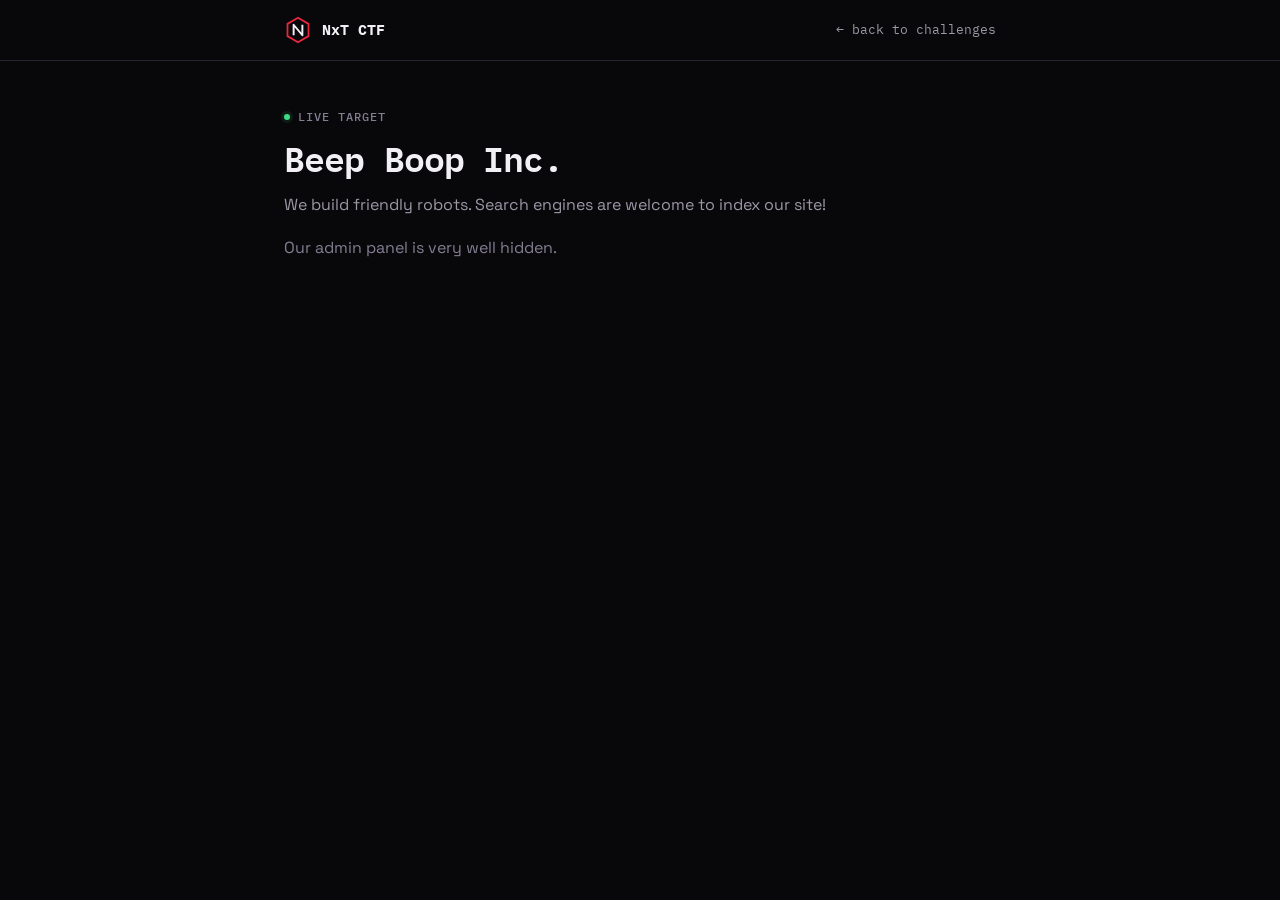
<file: chal/web-robots/index.html>
<!doctype html>
<html lang="en">
<head>
<meta charset="utf-8">
<meta name="viewport" content="width=device-width, initial-scale=1">
<meta name="theme-color" content="#08070a">
<title>Beep Boop Inc.</title>
<link rel="preconnect" href="https://fonts.googleapis.com">
<link rel="preconnect" href="https://fonts.gstatic.com" crossorigin>
<link rel="stylesheet" href="https://fonts.googleapis.com/css2?family=IBM+Plex+Mono:wght@400;500;600;700&family=Space+Grotesk:wght@400;500;600&display=swap">
<style>
  :root { --void:#08070a; --panel:#100e14; --panel-2:#17141c; --wire:#272231; --wire-strong:#3a3348; --ink:#f2f0f4; --ink-2:#9d98a6; --ink-3:#847e92; --sig:#e6293f; --sig-hot:#ff4257; --sig-soft:rgba(230,41,63,.1); --amber:#f0a830; --phos:#3ddc84; --phos-soft:rgba(61,220,132,.1); --phos-line:rgba(61,220,132,.28); --mono:"IBM Plex Mono",ui-monospace,SFMono-Regular,Menlo,Consolas,monospace; --sans:"Space Grotesk",-apple-system,BlinkMacSystemFont,"Segoe UI",sans-serif; color-scheme: dark; }
  *, *::before, *::after { box-sizing: border-box; }
  body { margin:0; min-height:100vh; background:var(--void); color:var(--ink); font:16px/1.65 var(--sans); -webkit-font-smoothing:antialiased; }
  .bar { border-bottom:1px solid var(--wire); background:rgba(8,7,10,.88); }
  .bar-inner { max-width:760px; margin:0 auto; padding:0 24px; height:60px; display:flex; align-items:center; justify-content:space-between; font-family:var(--mono); font-size:13px; }
  .bar a { color:var(--ink-2); text-decoration:none; transition:color .2s; }
  .bar a:hover { color:var(--sig-hot); }
  .brand { display:flex; align-items:center; gap:10px; font-weight:700; font-size:15px; color:var(--ink) !important; }
  .brand svg { width:28px; height:28px; }
  main { max-width:760px; margin:0 auto; padding:48px 24px 96px; }
  .eyebrow { display:flex; align-items:center; gap:8px; margin:0 0 14px; font:500 12px var(--mono); letter-spacing:.08em; text-transform:uppercase; color:var(--ink-3); }
  .eyebrow::before { content:""; width:6px; height:6px; border-radius:50%; background:var(--phos); box-shadow:0 0 0 3px var(--phos-soft); }
  h1, h2, h3 { font-family:var(--mono); font-weight:600; letter-spacing:-.02em; line-height:1.15; margin:0 0 14px; }
  h1 { font-size:clamp(1.7rem,4vw,2.2rem); letter-spacing:-.03em; }
  h3 { font-size:1.05rem; margin-top:28px; }
  p { color:var(--ink-2); margin:0 0 16px; max-width:60ch; }
  b { color:var(--ink); font-weight:600; }
  a { color:var(--ink); text-underline-offset:3px; }
  em { color:var(--ink); }
  .muted { color:var(--ink-3); }
  code, pre { font-family:var(--mono); font-size:.88em; background:var(--panel-2); border:1px solid var(--wire); padding:1px 6px; border-radius:4px; color:var(--ink); }
  pre { padding:16px 18px; white-space:pre-wrap; line-height:1.6; font-size:.92rem; background:var(--panel); }
  .card { background:var(--panel); border:1px solid var(--wire); border-radius:4px; padding:24px; margin-top:24px; }
  input, button { font:600 13px var(--mono); letter-spacing:.02em; color:var(--ink); background:var(--void); border:1px solid var(--wire-strong); border-radius:4px; padding:12px 16px; }
  input { font-weight:400; min-width:0; transition:border-color .2s, box-shadow .2s; }
  input:focus { outline:none; border-color:var(--sig); box-shadow:0 0 0 3px var(--sig-soft); }
  input::placeholder { color:var(--ink-3); }
  button { cursor:pointer; background:var(--sig); border-color:var(--sig); color:#fff; transition:background .2s, transform .15s; }
  button:hover { background:var(--sig-hot); border-color:var(--sig-hot); }
  button:active { transform:translateY(1px); }
  form { display:flex; gap:8px; flex-wrap:wrap; }
  form input { flex:1; }
  .flag { display:block; margin-top:8px; font-family:var(--mono); font-size:1rem; color:var(--phos); background:var(--phos-soft); border:1px solid var(--phos-line); padding:14px 16px; border-radius:4px; word-break:break-all; }
  .msg-bad { color:var(--sig-hot); font-family:var(--mono); font-size:13px; }
  :focus-visible { outline:2px solid var(--sig); outline-offset:3px; }
  [hidden] { display:none !important; }
</style>

</head>
<body>
<header class="bar"><div class="bar-inner"><a class="brand" href="../../"><svg viewBox="0 0 32 32" aria-hidden="true"><path d="M16 2l12 7v14l-12 7L4 23V9z" fill="#08070a" stroke="#e6293f" stroke-width="2"/><path d="M11 22V10l10 12V10" fill="none" stroke="#f2f0f4" stroke-width="2.2" stroke-linejoin="round"/></svg><span>NxT CTF</span></a><a href="../../#challenges">&larr; back to challenges</a></div></header>
<main><p class="eyebrow">live target</p><h1>Beep Boop Inc.</h1><p>We build friendly robots. Search engines are welcome to index our site!</p><p class="muted">Our admin panel is very well hidden.</p></main>
</body>
</html>
</file>
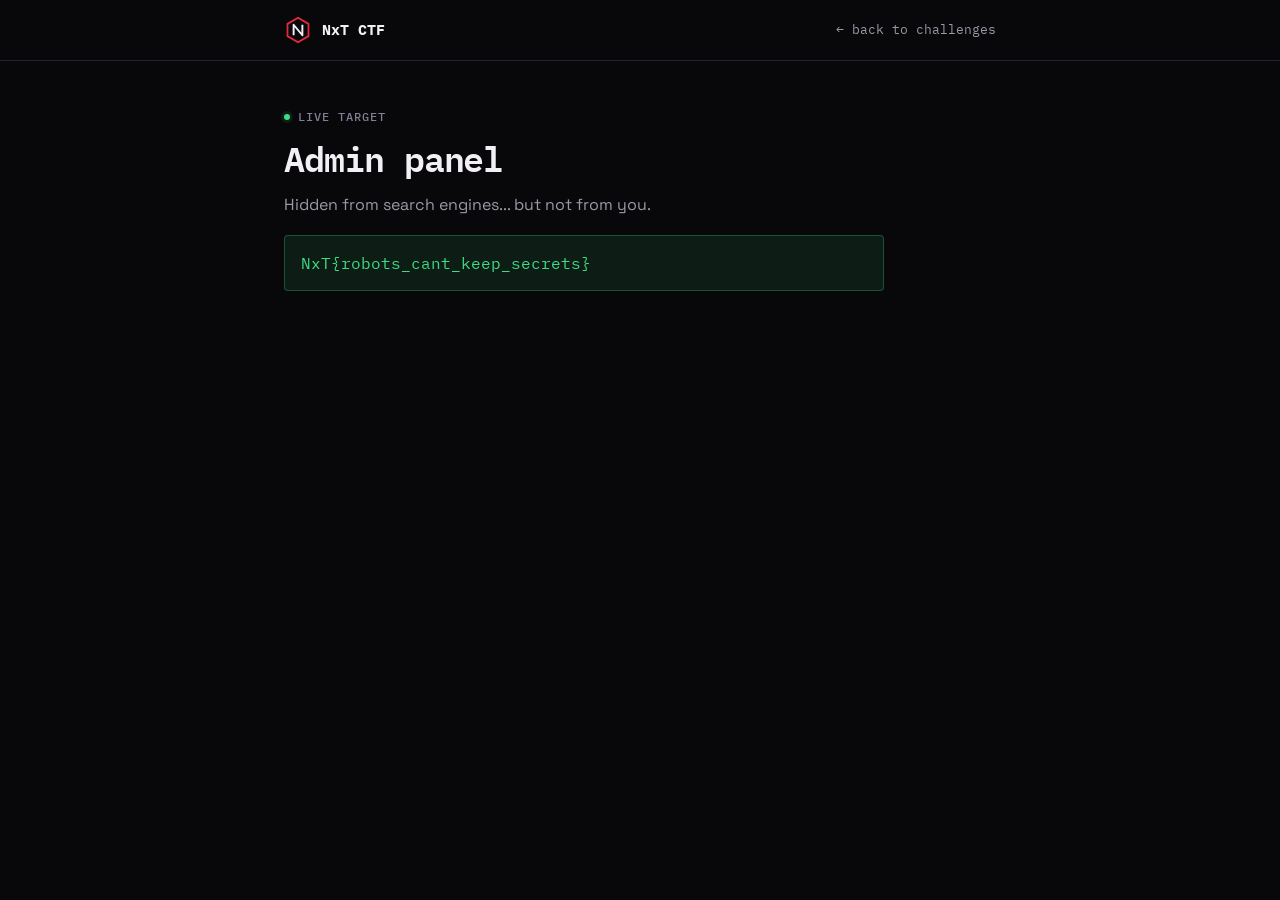
<file: chal/web-robots/super-secret-admin-panel/index.html>
<!doctype html>
<html lang="en">
<head>
<meta charset="utf-8">
<meta name="viewport" content="width=device-width, initial-scale=1">
<meta name="theme-color" content="#08070a">
<title>Admin</title>
<link rel="preconnect" href="https://fonts.googleapis.com">
<link rel="preconnect" href="https://fonts.gstatic.com" crossorigin>
<link rel="stylesheet" href="https://fonts.googleapis.com/css2?family=IBM+Plex+Mono:wght@400;500;600;700&family=Space+Grotesk:wght@400;500;600&display=swap">
<style>
  :root { --void:#08070a; --panel:#100e14; --panel-2:#17141c; --wire:#272231; --wire-strong:#3a3348; --ink:#f2f0f4; --ink-2:#9d98a6; --ink-3:#847e92; --sig:#e6293f; --sig-hot:#ff4257; --sig-soft:rgba(230,41,63,.1); --amber:#f0a830; --phos:#3ddc84; --phos-soft:rgba(61,220,132,.1); --phos-line:rgba(61,220,132,.28); --mono:"IBM Plex Mono",ui-monospace,SFMono-Regular,Menlo,Consolas,monospace; --sans:"Space Grotesk",-apple-system,BlinkMacSystemFont,"Segoe UI",sans-serif; color-scheme: dark; }
  *, *::before, *::after { box-sizing: border-box; }
  body { margin:0; min-height:100vh; background:var(--void); color:var(--ink); font:16px/1.65 var(--sans); -webkit-font-smoothing:antialiased; }
  .bar { border-bottom:1px solid var(--wire); background:rgba(8,7,10,.88); }
  .bar-inner { max-width:760px; margin:0 auto; padding:0 24px; height:60px; display:flex; align-items:center; justify-content:space-between; font-family:var(--mono); font-size:13px; }
  .bar a { color:var(--ink-2); text-decoration:none; transition:color .2s; }
  .bar a:hover { color:var(--sig-hot); }
  .brand { display:flex; align-items:center; gap:10px; font-weight:700; font-size:15px; color:var(--ink) !important; }
  .brand svg { width:28px; height:28px; }
  main { max-width:760px; margin:0 auto; padding:48px 24px 96px; }
  .eyebrow { display:flex; align-items:center; gap:8px; margin:0 0 14px; font:500 12px var(--mono); letter-spacing:.08em; text-transform:uppercase; color:var(--ink-3); }
  .eyebrow::before { content:""; width:6px; height:6px; border-radius:50%; background:var(--phos); box-shadow:0 0 0 3px var(--phos-soft); }
  h1, h2, h3 { font-family:var(--mono); font-weight:600; letter-spacing:-.02em; line-height:1.15; margin:0 0 14px; }
  h1 { font-size:clamp(1.7rem,4vw,2.2rem); letter-spacing:-.03em; }
  h3 { font-size:1.05rem; margin-top:28px; }
  p { color:var(--ink-2); margin:0 0 16px; max-width:60ch; }
  b { color:var(--ink); font-weight:600; }
  a { color:var(--ink); text-underline-offset:3px; }
  em { color:var(--ink); }
  .muted { color:var(--ink-3); }
  code, pre { font-family:var(--mono); font-size:.88em; background:var(--panel-2); border:1px solid var(--wire); padding:1px 6px; border-radius:4px; color:var(--ink); }
  pre { padding:16px 18px; white-space:pre-wrap; line-height:1.6; font-size:.92rem; background:var(--panel); }
  .card { background:var(--panel); border:1px solid var(--wire); border-radius:4px; padding:24px; margin-top:24px; }
  input, button { font:600 13px var(--mono); letter-spacing:.02em; color:var(--ink); background:var(--void); border:1px solid var(--wire-strong); border-radius:4px; padding:12px 16px; }
  input { font-weight:400; min-width:0; transition:border-color .2s, box-shadow .2s; }
  input:focus { outline:none; border-color:var(--sig); box-shadow:0 0 0 3px var(--sig-soft); }
  input::placeholder { color:var(--ink-3); }
  button { cursor:pointer; background:var(--sig); border-color:var(--sig); color:#fff; transition:background .2s, transform .15s; }
  button:hover { background:var(--sig-hot); border-color:var(--sig-hot); }
  button:active { transform:translateY(1px); }
  form { display:flex; gap:8px; flex-wrap:wrap; }
  form input { flex:1; }
  .flag { display:block; margin-top:8px; font-family:var(--mono); font-size:1rem; color:var(--phos); background:var(--phos-soft); border:1px solid var(--phos-line); padding:14px 16px; border-radius:4px; word-break:break-all; }
  .msg-bad { color:var(--sig-hot); font-family:var(--mono); font-size:13px; }
  :focus-visible { outline:2px solid var(--sig); outline-offset:3px; }
  [hidden] { display:none !important; }
</style>

</head>
<body>
<header class="bar"><div class="bar-inner"><a class="brand" href="../../../"><svg viewBox="0 0 32 32" aria-hidden="true"><path d="M16 2l12 7v14l-12 7L4 23V9z" fill="#08070a" stroke="#e6293f" stroke-width="2"/><path d="M11 22V10l10 12V10" fill="none" stroke="#f2f0f4" stroke-width="2.2" stroke-linejoin="round"/></svg><span>NxT CTF</span></a><a href="../../../#challenges">&larr; back to challenges</a></div></header>
<main><p class="eyebrow">live target</p><h1>Admin panel</h1><p>Hidden from search engines... but not from you.</p><p class="flag">NxT{robots_cant_keep_secrets}</p></main>
</body>
</html>
</file>
<file: style.css>
/* NxT CTF: shares its look with the NXT_CTFS team site (void black, signal red,
   Space Grotesk body, IBM Plex Mono for everything technical). */

:root {
  --void: #08070a;
  --panel: #100e14;
  --panel-2: #17141c;
  --wire: #272231;
  --wire-strong: #3a3348;

  --ink: #f2f0f4;
  --ink-2: #9d98a6;
  --ink-3: #847e92;

  --sig: #e6293f;
  --sig-hot: #ff4257;
  --sig-soft: rgba(230, 41, 63, 0.1);
  --sig-line: rgba(230, 41, 63, 0.28);

  --amber: #f0a830;
  --phos: #3ddc84;
  --phos-soft: rgba(61, 220, 132, 0.1);
  --phos-line: rgba(61, 220, 132, 0.28);

  --cat-misc: #b79cff;
  --cat-crypto: #ff4257;
  --cat-forensics: #5cc8ff;
  --cat-web: #f0a830;
  --cat-rev: #3ddc84;

  --radius: 4px;
  --nav-h: 68px;
  --ease: cubic-bezier(0.16, 1, 0.3, 1);
  --mono: "IBM Plex Mono", ui-monospace, SFMono-Regular, Menlo, Consolas, monospace;
  --sans: "Space Grotesk", -apple-system, BlinkMacSystemFont, "Segoe UI", sans-serif;
  color-scheme: dark;
}

*, *::before, *::after { box-sizing: border-box; }

html {
  scrollbar-color: var(--wire-strong) var(--void);
  scrollbar-width: thin;
  scroll-behavior: smooth;
}
::-webkit-scrollbar { width: 12px; height: 12px; }
::-webkit-scrollbar-track { background: var(--void); border-left: 1px solid var(--wire); }
::-webkit-scrollbar-thumb { background: var(--wire-strong); border: 3px solid var(--void); }
::-webkit-scrollbar-thumb:hover { background: var(--sig); }

body {
  margin: 0;
  min-height: 100vh;
  background: var(--void);
  color: var(--ink);
  font-family: var(--sans);
  font-size: 16px;
  line-height: 1.65;
  -webkit-font-smoothing: antialiased;
  overflow-x: hidden;
}

a { color: var(--ink); text-decoration-color: var(--wire-strong); text-underline-offset: 3px; transition: color .2s ease, text-decoration-color .2s ease; }
a:hover { color: var(--sig-hot); text-decoration-color: var(--sig); }
img { max-width: 100%; display: block; }
:focus-visible { outline: 2px solid var(--sig); outline-offset: 3px; border-radius: var(--radius); }
[hidden] { display: none !important; }

h1, h2, h3 { font-family: var(--mono); font-weight: 600; letter-spacing: -0.02em; line-height: 1.15; margin: 0; }
h1 { font-size: clamp(1.7rem, 4vw, 2.2rem); letter-spacing: -0.03em; line-height: 1.1; margin-bottom: 14px; }
h2 { font-size: 1.15rem; margin: 28px 0 10px; }

code {
  font-family: var(--mono);
  font-size: .88em;
  background: var(--panel-2);
  border: 1px solid var(--wire);
  padding: 1px 6px;
  border-radius: var(--radius);
}

.muted { color: var(--ink-2); }
.error { color: var(--sig-hot); min-height: 1.3em; margin: 6px 0; font-size: .92em; }

.eyebrow {
  display: flex;
  align-items: center;
  gap: 8px;
  margin: 0 0 16px;
  font-family: var(--mono);
  font-size: 12px;
  font-weight: 500;
  letter-spacing: .08em;
  text-transform: uppercase;
  color: var(--ink-3);
}
.eyebrow .dot { width: 6px; height: 6px; border-radius: 50%; background: var(--phos); box-shadow: 0 0 0 3px var(--phos-soft); }
.lede { color: var(--ink-2); max-width: 60ch; margin: 0 0 32px; }

/* Buttons + inputs */
button, input {
  font: inherit;
  font-family: var(--mono);
  font-size: 13px;
  color: var(--ink);
  background: var(--panel-2);
  border: 1px solid var(--wire-strong);
  border-radius: var(--radius);
  padding: 11px 16px;
}
input { width: 100%; background: var(--void); transition: border-color .2s ease; }
input::placeholder { color: var(--ink-3); }
input:hover { border-color: var(--ink-3); }
input:focus { outline: none; border-color: var(--sig); box-shadow: 0 0 0 3px var(--sig-soft); }

button {
  cursor: pointer;
  font-weight: 600;
  letter-spacing: .02em;
  transition: transform .15s ease, background .2s ease, border-color .2s ease;
}
button:hover { border-color: var(--sig); background: var(--sig-soft); }
button:active { transform: translateY(1px); }
button.primary { background: var(--sig); border-color: var(--sig); color: #fff; }
button.primary:hover { background: var(--sig-hot); border-color: var(--sig-hot); }
button:disabled { opacity: .5; cursor: default; }
.row { display: flex; gap: 10px; align-items: center; flex-wrap: wrap; }

/* Nav */
.topbar {
  position: sticky; top: 0; z-index: 20;
  background: rgba(8, 7, 10, .88);
  backdrop-filter: blur(16px) saturate(150%);
  -webkit-backdrop-filter: blur(16px) saturate(150%);
  border-bottom: 1px solid var(--wire);
}
.topbar-inner {
  max-width: 1200px; margin: 0 auto; padding: 0 48px;
  min-height: var(--nav-h);
  display: flex; align-items: center; gap: 36px; flex-wrap: wrap;
}
.brand { display: flex; align-items: center; gap: 10px; font-family: var(--mono); font-weight: 700; font-size: 15px; letter-spacing: .02em; white-space: nowrap; }
.brand svg { width: 30px; height: 30px; transition: transform .4s var(--ease); }
.brand:hover svg { transform: rotate(-12deg) scale(1.06); }

nav { display: flex; gap: 28px; flex-wrap: wrap; }
nav a {
  position: relative;
  font-family: var(--mono); font-size: 13px; letter-spacing: .02em;
  color: var(--ink-2); text-decoration: none; padding: 4px 0;
}
nav a::after {
  content: ""; position: absolute; left: 0; bottom: -2px; width: 100%; height: 1px;
  background: var(--sig); transform: scaleX(0); transform-origin: left;
  transition: transform .28s var(--ease);
}
nav a:hover { color: var(--ink); }
nav a:hover::after, nav a.active::after { transform: scaleX(1); }
nav a.active { color: var(--ink); }

.right { margin-left: auto; display: flex; gap: 16px; align-items: center; font-family: var(--mono); font-size: 13px; }
.timer { color: var(--amber); }
.me { color: var(--ink-2); }
.me b { color: var(--ink); font-weight: 600; }
.me button { padding: 5px 10px; font-size: 12px; margin-left: 10px; }
.me a { color: var(--ink-2); }

main { max-width: 1200px; margin: 0 auto; padding: 48px 48px 96px; }

.card {
  background: var(--panel);
  border: 1px solid var(--wire);
  border-radius: var(--radius);
  padding: 24px;
  margin-bottom: 16px;
}

/* Auth */
.auth { display: grid; place-items: center; min-height: 60vh; }
.auth-card { width: 100%; max-width: 420px; }
.auth-card label { display: block; margin: 16px 0; color: var(--ink-3); font-family: var(--mono); font-size: 11.5px; letter-spacing: .08em; text-transform: uppercase; }
.auth-card label input { margin-top: 6px; text-transform: none; letter-spacing: 0; }

/* Challenges */
.section-head { display: flex; justify-content: space-between; align-items: flex-end; gap: 16px; flex-wrap: wrap; margin-bottom: 8px; }
.filters { display: flex; gap: 6px; flex-wrap: wrap; }
.filters button { padding: 5px 12px; font-size: 12px; font-weight: 500; color: var(--ink-2); background: transparent; }
.filters button.active { color: var(--ink); border-color: var(--sig); background: var(--sig-soft); }
.banner { background: var(--panel); border: 1px solid var(--wire); border-left: 2px solid var(--amber); padding: 12px 16px; border-radius: var(--radius); color: var(--ink-2); }

.category { margin: 40px 0 14px; display: flex; align-items: center; gap: 10px; font-family: var(--mono); }
.category .prompt { color: var(--amber); font-weight: 600; }
.category h2 { margin: 0; font-size: 1rem; font-weight: 600; }
.category .count { color: var(--ink-3); font-size: 12px; }
.category .dot { margin-left: 2px; }
.grid { display: grid; grid-template-columns: repeat(auto-fill, minmax(230px, 1fr)); gap: 12px; }

.chal {
  position: relative;
  text-align: left;
  background: var(--panel);
  border: 1px solid var(--wire);
  border-radius: var(--radius);
  padding: 16px 18px 14px;
  font-family: var(--sans);
  font-weight: 400;
  letter-spacing: 0;
  overflow: hidden;
  transition: transform .25s var(--ease), border-color .2s ease, background .2s ease;
}
.chal::before {
  content: ""; position: absolute; left: 0; top: 0; bottom: 0; width: 2px;
  background: var(--cat, var(--sig));
  transform: scaleY(.35); transform-origin: top;
  transition: transform .3s var(--ease);
}
.chal:hover { transform: translateY(-2px); border-color: var(--wire-strong); background: var(--panel-2); }
.chal:hover::before { transform: scaleY(1); }
.chal .name { display: block; font-family: var(--mono); font-size: 14px; font-weight: 600; margin-bottom: 14px; color: var(--ink); }
.chal .meta { display: flex; justify-content: space-between; gap: 8px; font-family: var(--mono); font-size: 11.5px; color: var(--ink-3); }
.chal .pts { color: var(--ink); font-weight: 600; }
.chal.solved { border-color: var(--phos-line); background: linear-gradient(135deg, var(--phos-soft), var(--panel) 65%); }
.chal.solved::before { transform: scaleY(1); background: var(--phos); }
.chal.solved::after { content: "solved"; position: absolute; top: 12px; right: 14px; font-family: var(--mono); font-size: 10.5px; letter-spacing: .08em; text-transform: uppercase; color: var(--phos); }

.diff { text-transform: uppercase; letter-spacing: .06em; }
.diff.easy { color: var(--phos); }
.diff.medium { color: var(--amber); }
.diff.hard { color: var(--sig-hot); }

.cat-misc { --cat: var(--cat-misc); }
.cat-crypto { --cat: var(--cat-crypto); }
.cat-forensics { --cat: var(--cat-forensics); }
.cat-web { --cat: var(--cat-web); }
.cat-rev { --cat: var(--cat-rev); }
.dot { width: 8px; height: 8px; border-radius: 50%; background: var(--cat); display: inline-block; }

/* Modal */
dialog {
  width: min(660px, calc(100vw - 32px));
  max-height: calc(100vh - 64px);
  margin: auto;
  background: var(--panel);
  color: var(--ink);
  border: 1px solid var(--wire-strong);
  border-top: 2px solid var(--cat, var(--sig));
  border-radius: var(--radius);
  padding: 28px;
}
dialog::backdrop { background: rgba(8, 7, 10, .78); backdrop-filter: blur(4px); }
dialog[open] { animation: pop .3s var(--ease); }
@keyframes pop { from { opacity: 0; transform: translateY(8px) scale(.985); } }
.modal-close { position: absolute; top: 12px; right: 12px; margin: 0; }
.modal-close button { background: none; border: 0; color: var(--ink-3); font-size: 1rem; padding: 4px 8px; }
.modal-close button:hover { color: var(--ink); background: none; }
.modal-head h2 { margin: 0 0 8px; font-size: 1.35rem; padding-right: 28px; }
.modal-head .meta { color: var(--ink-3); font-family: var(--mono); font-size: 12px; display: flex; gap: 14px; flex-wrap: wrap; text-transform: uppercase; letter-spacing: .06em; }
.desc { margin: 20px 0; white-space: pre-wrap; overflow-wrap: anywhere; color: var(--ink-2); }
.desc code { white-space: pre-wrap; color: var(--ink); }
.files { display: flex; gap: 8px; flex-wrap: wrap; margin: 16px 0; }
.files a { background: var(--void); border: 1px solid var(--wire-strong); padding: 8px 14px; border-radius: var(--radius); text-decoration: none; font-family: var(--mono); font-size: 12.5px; }
.files a::before { content: "↓ "; color: var(--sig); }
.files a:hover { border-color: var(--sig); background: var(--sig-soft); color: var(--ink); }
.hints { margin: 18px 0; }
.hint { background: var(--void); border: 1px solid var(--wire); border-left: 2px solid var(--amber); padding: 10px 14px; border-radius: var(--radius); margin: 8px 0; white-space: pre-wrap; color: var(--ink-2); font-size: .95em; }
.hint b { font-family: var(--mono); color: var(--amber); font-weight: 600; }
.hints button { font-size: 12px; padding: 8px 14px; }
.submit-row { display: flex; gap: 8px; margin-top: 20px; }
.submit-row input { flex: 1; }
.result { margin: 10px 0 0; min-height: 1.4em; font-family: var(--mono); font-size: 13px; font-weight: 600; }
.result.ok { color: var(--phos); }
.result.bad { color: var(--sig-hot); }
.shake { animation: shake .3s; }
@keyframes shake { 25% { transform: translateX(-6px); } 75% { transform: translateX(6px); } }

/* Scoreboard */
.chart-card { padding: 20px 16px 12px; }
#chart svg { width: 100%; height: auto; display: block; }
#chart text { font-family: var(--mono); }
.legend { display: flex; flex-wrap: wrap; gap: 6px 18px; padding: 10px 8px 4px; font-family: var(--mono); font-size: 12px; color: var(--ink-2); }
.legend span { display: inline-flex; align-items: center; gap: 8px; }
.legend i { width: 14px; height: 2px; display: inline-block; }
table.board { width: 100%; border-collapse: collapse; }
.board th, .board td { padding: 12px 14px; text-align: left; border-bottom: 1px solid var(--wire); }
.board th { color: var(--ink-3); font-family: var(--mono); font-weight: 500; font-size: 11.5px; letter-spacing: .1em; text-transform: uppercase; }
.board tr:last-child td { border-bottom: 0; }
.board .num { text-align: right; font-family: var(--mono); }
.board tr.mine td { background: var(--sig-soft); }
.board td.rank { font-family: var(--mono); color: var(--ink-3); width: 56px; }
.board tr:nth-child(1) td.rank { color: var(--amber); }
.empty { color: var(--ink-3); text-align: center; padding: 28px; font-family: var(--mono); font-size: 13px; }

/* Feed */
.feed { list-style: none; padding: 8px 24px; }
.feed li { padding: 12px 0; border-bottom: 1px solid var(--wire); display: flex; gap: 16px; align-items: baseline; }
.feed li:last-child { border-bottom: 0; }
.feed time { color: var(--ink-3); font-family: var(--mono); font-size: 12px; min-width: 72px; }
.feed .blood { color: var(--sig-hot); font-family: var(--mono); font-size: 12px; font-weight: 700; letter-spacing: .06em; }

/* Rules */
.prose h2:first-child { margin-top: 0; }
.prose ul { padding-left: 20px; color: var(--ink-2); }
.prose li { margin: 6px 0; }
.prose li::marker { color: var(--sig); }
.prose b { color: var(--ink); font-weight: 600; }
.flag-box code { display: inline-block; font-size: 1rem; padding: 10px 14px; color: var(--phos); border-color: var(--phos-line); background: var(--phos-soft); }

/* Admin */
.admin-grid { display: grid; grid-template-columns: 1fr 1fr; gap: 16px; }
.admin-grid .card { overflow: auto; max-height: 480px; margin: 0; }
.admin-grid h2 { margin-top: 0; }
.admin-table { width: 100%; border-collapse: collapse; font-size: .88em; }
.admin-table td, .admin-table th { padding: 8px 10px; border-bottom: 1px solid var(--wire); text-align: left; vertical-align: top; }
.admin-table th { color: var(--ink-3); font-family: var(--mono); font-weight: 500; font-size: 11px; letter-spacing: .1em; text-transform: uppercase; position: sticky; top: -24px; background: var(--panel); }
.admin-table code { word-break: break-all; }
.admin-table .bad { color: var(--sig-hot); }
.admin-table .ok { color: var(--phos); }
.admin-table button { padding: 3px 9px; font-size: 11.5px; }

/* Toasts */
.toasts { position: fixed; bottom: 20px; right: 20px; display: flex; flex-direction: column; gap: 8px; z-index: 50; }
.toast {
  background: var(--panel-2);
  border: 1px solid var(--wire-strong);
  border-left: 2px solid var(--phos);
  padding: 12px 16px;
  border-radius: var(--radius);
  max-width: 340px;
  font-size: 14px;
  box-shadow: 0 16px 40px rgba(0, 0, 0, .55);
  animation: slide-in .35s var(--ease);
}
.toast.blood { border-left-color: var(--sig); }
@keyframes slide-in { from { transform: translateX(24px); opacity: 0; } }

@media (max-width: 768px) {
  .topbar-inner { padding: 12px 24px; gap: 12px 24px; }
  main { padding: 32px 24px 72px; }
  .right { margin-left: 0; width: 100%; justify-content: space-between; }
  .admin-grid { grid-template-columns: 1fr; }
  .toasts { left: 16px; right: 16px; }
  nav { gap: 20px; }
}

@media (prefers-reduced-motion: reduce) {
  *, *::before, *::after { animation: none !important; transition: none !important; scroll-behavior: auto !important; }
}
</file>
<file: archive.css>
/* Archive-only styles (tools/build-static.js). Builds on public/style.css. */

#logout { display: none; }
.archive-banner { margin: 0 0 32px; }

/* Writeups */
.wu-cat .category { margin-top: 40px; }
.wu-intro { color: var(--ink-2); max-width: 75ch; margin: 0 0 16px; }
.wu-intro p { margin: 0 0 12px; }
.wu-intro b { color: var(--ink); font-weight: 600; }

.wu {
  position: relative;
  background: var(--panel);
  border: 1px solid var(--wire);
  border-radius: var(--radius);
  margin-bottom: 10px;
  transition: border-color .2s ease, background .2s ease;
}
.wu::before {
  content: ""; position: absolute; left: -1px; top: -1px; bottom: -1px; width: 2px;
  background: var(--cat, var(--sig));
  transform: scaleY(.35); transform-origin: top;
  transition: transform .3s var(--ease);
}
.wu:hover, .wu[open] { border-color: var(--wire-strong); }
.wu:hover::before, .wu[open]::before { transform: scaleY(1); }
.wu.solved { border-color: var(--phos-line); }
.wu.solved::before { background: var(--phos); }

.wu > summary {
  list-style: none;
  cursor: pointer;
  display: flex; align-items: center; gap: 8px 20px; flex-wrap: wrap;
  padding: 14px 18px 14px 20px;
  font-family: var(--mono);
}
.wu > summary::-webkit-details-marker { display: none; }
.wu > summary:hover { background: var(--panel-2); }
.wu .name { flex: 1 1 220px; font-size: 14px; font-weight: 600; color: var(--ink); }
.wu .meta { display: flex; gap: 16px; font-size: 11.5px; color: var(--ink-3); }
.wu .meta .pts { color: var(--ink); font-weight: 600; }
.wu .tag { font-size: 10.5px; letter-spacing: .08em; text-transform: uppercase; color: var(--phos); }
.wu:not(.solved) .tag { display: none; }
.wu .toggle { font-size: 11.5px; color: var(--ink-3); white-space: nowrap; }
.wu .toggle::before { content: "show writeup "; }
.wu .toggle::after { content: "+"; display: inline-block; width: 1ch; color: var(--sig); }
.wu[open] .toggle::before { content: "hide "; }
.wu[open] .toggle::after { content: "−"; }

.wu-body { padding: 4px 28px 28px; border-top: 1px solid var(--wire); overflow-wrap: anywhere; }
.wu-body > :first-child { margin-top: 20px; }
.wu-body p, .wu-body li { color: var(--ink-2); max-width: 78ch; }
.wu-body p { margin: 0 0 14px; }
.wu-body b { color: var(--ink); font-weight: 600; }
.wu-body i { color: var(--ink); }
.wu-body h3, .wu-body h4 { font-size: .95rem; margin: 28px 0 10px; color: var(--ink); }
.wu-body h3::before { content: "## "; color: var(--amber); }
.wu-body ul, .wu-body ol { padding-left: 22px; margin: 0 0 14px; }
.wu-body li { margin: 6px 0; }
.wu-body li::marker { color: var(--sig); font-family: var(--mono); font-size: .9em; }
.wu-body pre {
  background: var(--void);
  border: 1px solid var(--wire);
  border-radius: var(--radius);
  padding: 14px 16px;
  margin: 10px 0 16px;
  overflow-x: auto;
  font-size: 13px;
  line-height: 1.55;
  overflow-wrap: normal;
}
.wu-body pre code { background: none; border: 0; padding: 0; font-size: inherit; color: var(--ink); }
.wu-body blockquote { margin: 0 0 14px; padding: 10px 14px; background: var(--void); border: 1px solid var(--wire); border-left: 2px solid var(--amber); border-radius: var(--radius); }
.wu-body blockquote p { margin: 0; }
.table-wrap { overflow-x: auto; margin: 0 0 16px; }
.wu-body table, .wu-intro table { border-collapse: collapse; font-size: .92em; }
.wu-body th, .wu-body td, .wu-intro th, .wu-intro td { padding: 8px 14px 8px 0; text-align: left; border-bottom: 1px solid var(--wire); vertical-align: top; }
.wu-body th, .wu-intro th { color: var(--ink-3); font-family: var(--mono); font-weight: 500; font-size: 11px; letter-spacing: .1em; text-transform: uppercase; }
.wu-body .banner { margin: 20px 0 16px; font-size: .95em; }

.wu-link { margin: 18px 0 0; font-family: var(--mono); font-size: 12.5px; }
.wu-link a { color: var(--ink-3); }
.wu-link a:hover { color: var(--sig-hot); }

@media (max-width: 768px) {
  .wu-body { padding: 4px 18px 22px; }
}
</file>
<file: chal/web-inspector/style.css>
/* Part 2 of 3: urce_is_a_ */
#counter { font-weight: 600; color: #30a46c; }
</file>
